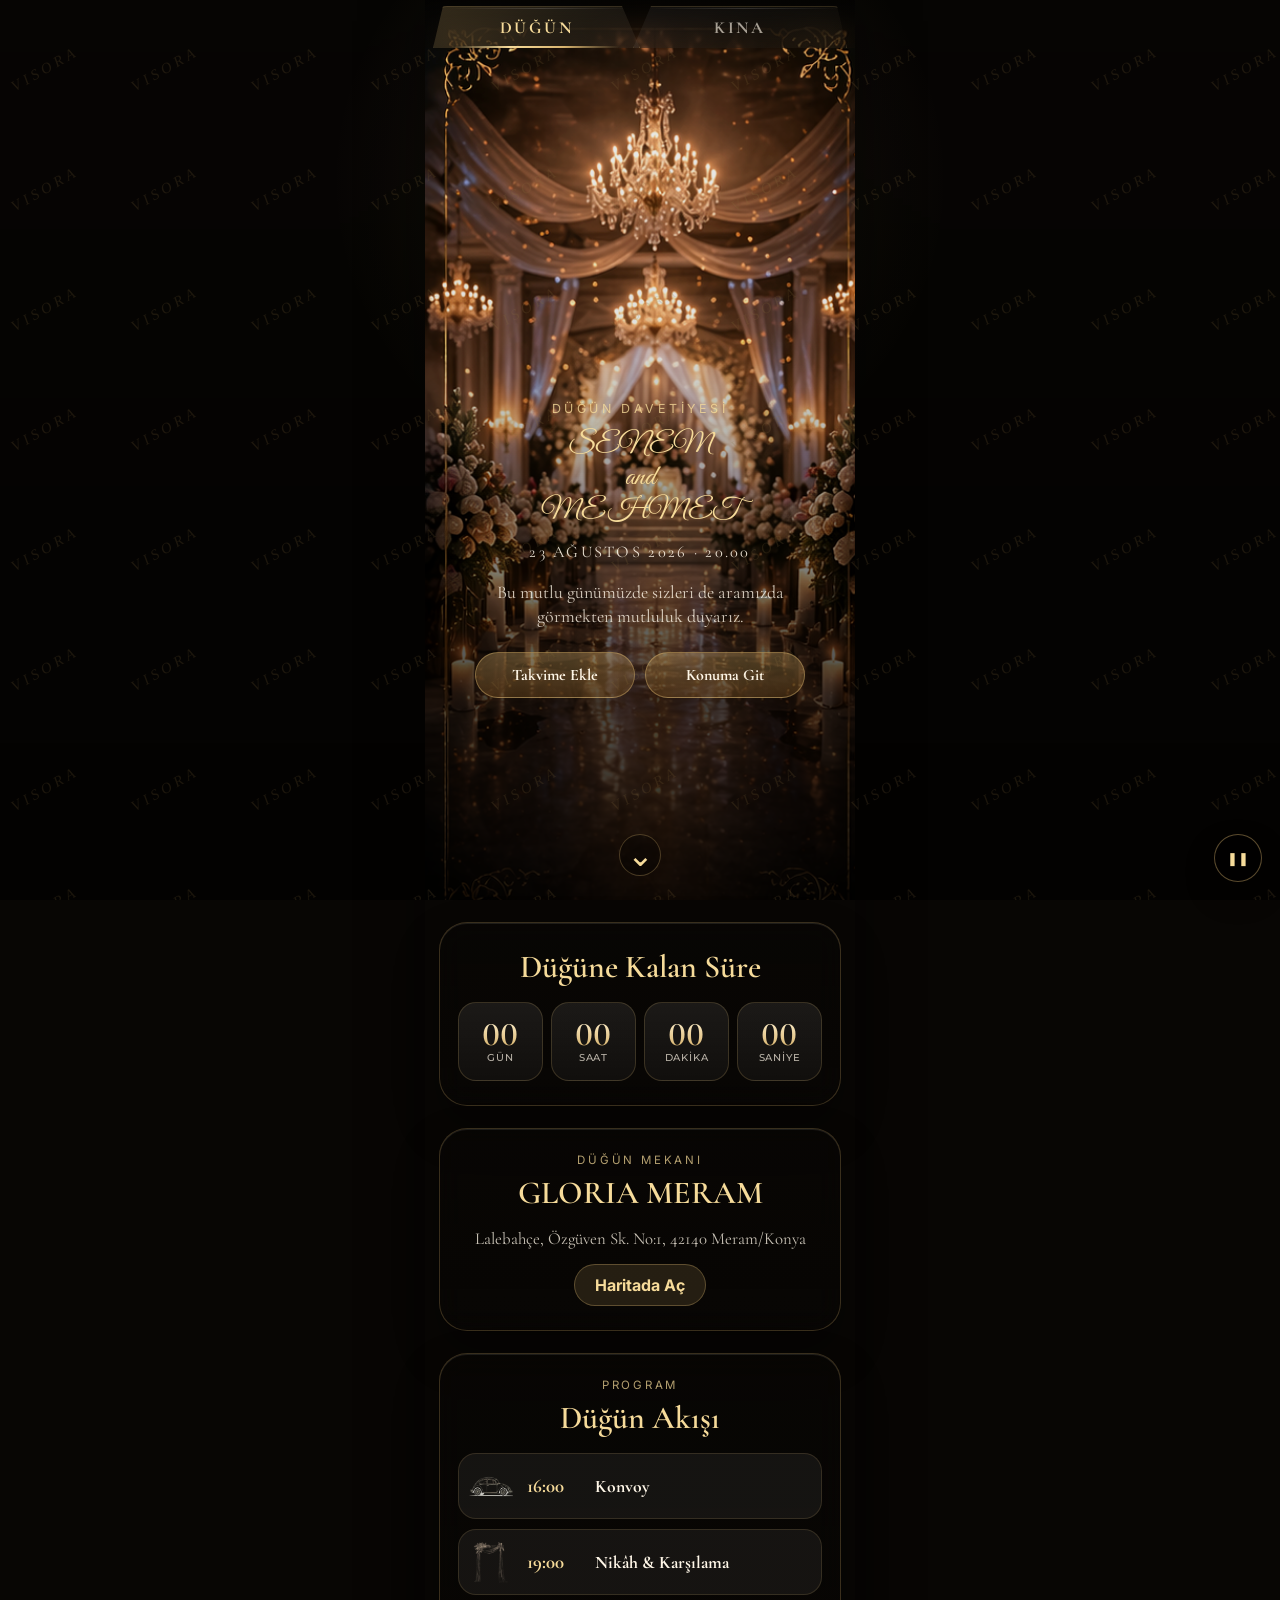
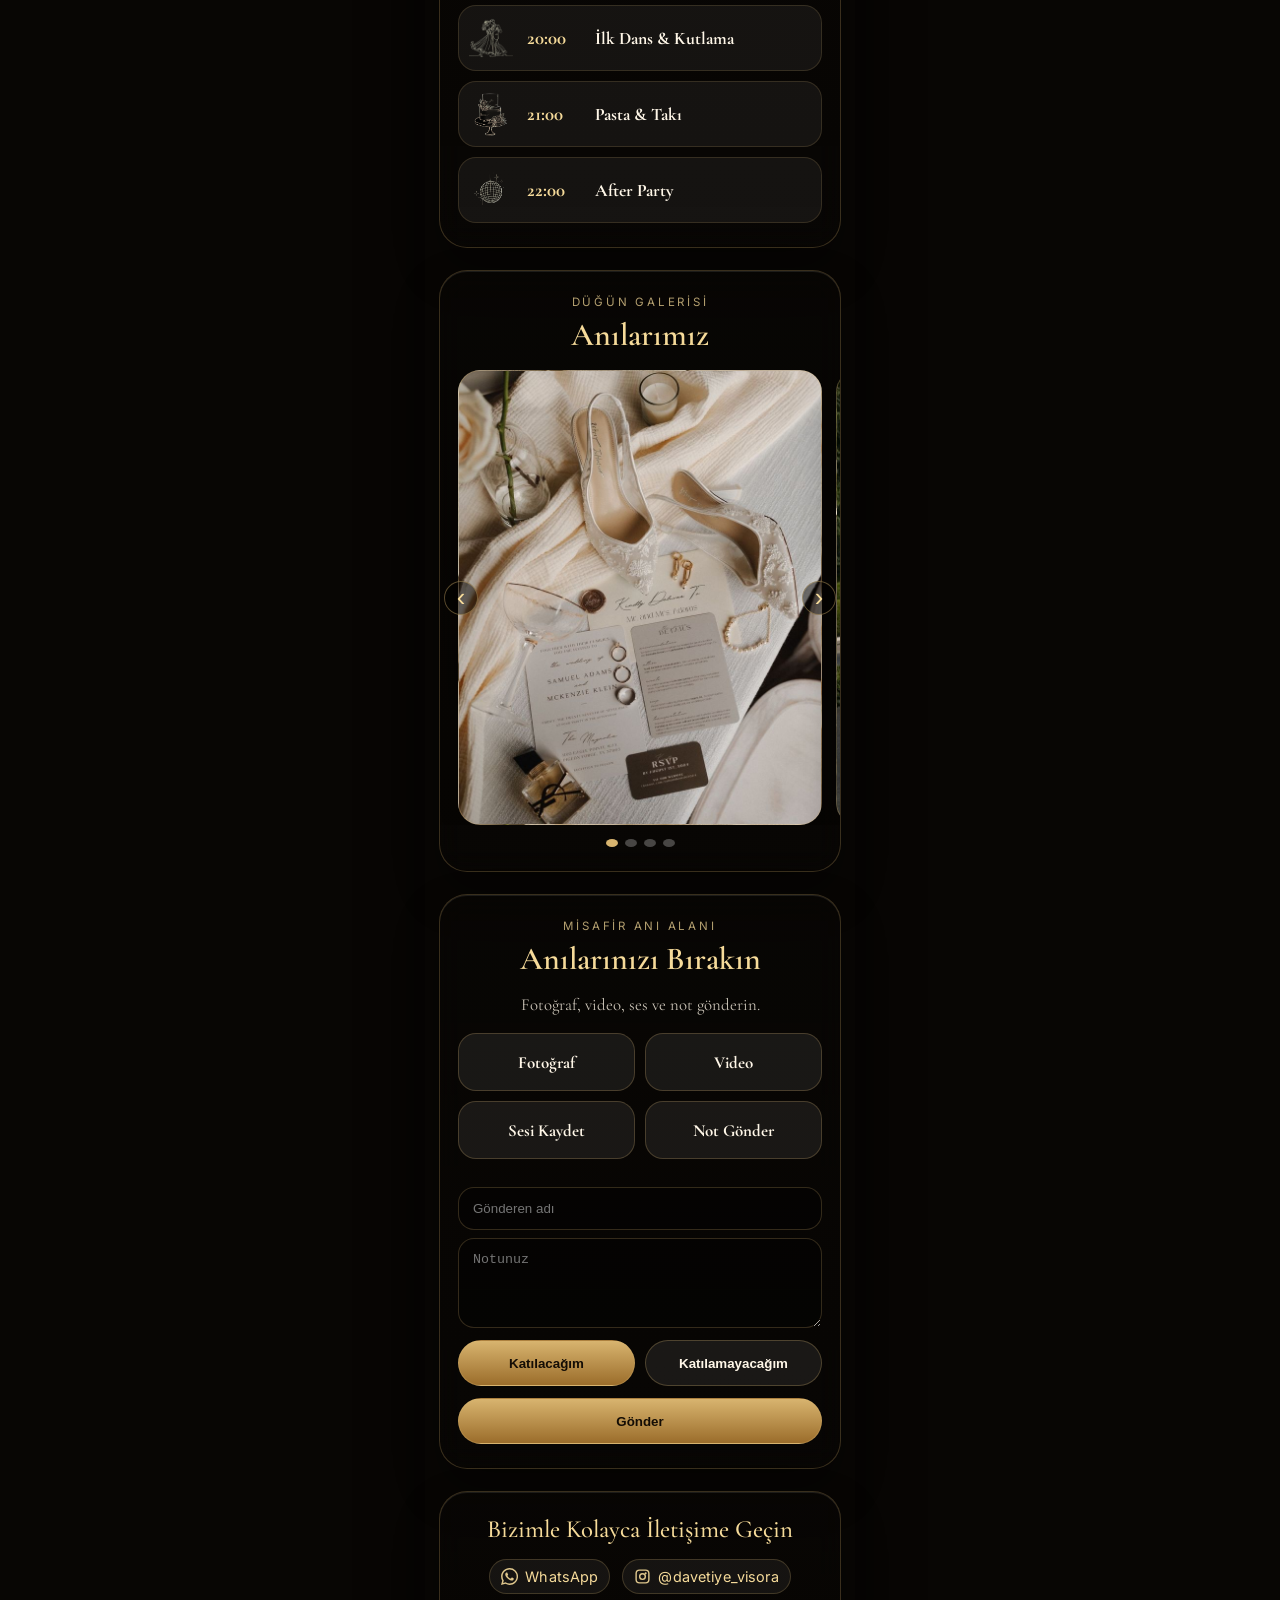
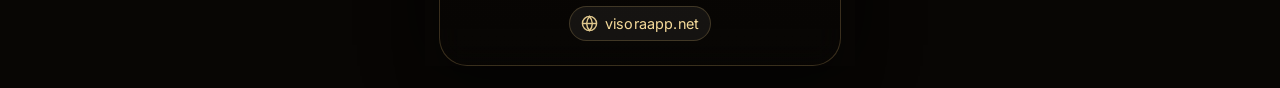
<file: davetiye websiteleri/DÜĞÜN-KINA WEBSİTE/index.html>
<!DOCTYPE html>
<html lang="tr">
<head>
  <meta charset="UTF-8" />
  <meta name="viewport" content="width=device-width, initial-scale=1.0" />
  <title>Senem & Mehmet | Düğün & Kına Davetiyesi</title>
  <link rel="preconnect" href="https://fonts.googleapis.com">
  <link rel="preconnect" href="https://fonts.gstatic.com" crossorigin>
  <link href="https://fonts.googleapis.com/css2?family=Cormorant+Garamond:wght@400;500;600;700&family=Great+Vibes&family=Inter:wght@400;500;600;700&family=Montserrat:wght@400;500;600&family=Playfair+Display:wght@400;500;600;700&display=swap" rel="stylesheet">
  <link rel="stylesheet" href="style.css" />
</head>
<body class="theme-wedding">
  <main class="invite-shell">
    <nav class="event-tabs">
      <button class="tab-btn active" data-tab="wedding" type="button">DÜĞÜN</button>
      <button class="tab-btn" data-tab="henna" type="button">KINA</button>
    </nav>

    <section id="wedding" class="event-page active" data-date="2026-08-23T20:00:00">
      <section class="cover cover-wedding" data-visora-section="wedding-cover">
        <div class="cover-inner wedding-place">
          <p class="small-title">DÜĞÜN DAVETİYESİ</p>
          <h1><span data-visora-field="bride-name">SENEM</span> <span class="and-txt">and</span> <span data-visora-field="groom-name">MEHMET</span></h1>
          <p class="event-date" data-visora-field="event-date-wedding">23 AĞUSTOS 2026 · 20.00</p>
          <p class="cover-note" data-visora-field="invite-message-wedding">Bu mutlu günümüzde sizleri de aramızda görmekten mutluluk duyarız.</p>
          <div class="action-row">
            <button class="main-btn calendar-btn" data-title="Senem & Mehmet Düğünü" data-start="2026-08-23T20:00:00" data-end="2026-08-23T23:30:00">Takvime Ekle</button>
            <a class="main-btn" href="https://maps.google.com/?q=Gloria+Meram+Konya" data-visora-mapbtn target="_blank" rel="noopener">Konuma Git</a>
          </div>
        </div>
        <button class="scroll-down" type="button" aria-label="Aşağı kaydır">⌄</button>
      </section>

      <section class="glass-section countdown-section">
        <h2>Düğüne Kalan Süre</h2>
        <div class="countdown-grid">
          <div><strong class="days">00</strong><span>Gün</span></div>
          <div><strong class="hours">00</strong><span>Saat</span></div>
          <div><strong class="minutes">00</strong><span>Dakika</span></div>
          <div><strong class="seconds">00</strong><span>Saniye</span></div>
        </div>
      </section>

      <section class="glass-section venue-section" data-visora-section="wedding-venue">
        <span class="section-kicker">DÜĞÜN MEKANI</span>
        <h2 data-visora-field="venue-name-wedding">GLORIA MERAM</h2>
        <p data-visora-field="venue-address-wedding">Lalebahçe, Özgüven Sk. No:1, 42140 Meram/Konya</p>
        <a href="https://maps.google.com/?q=Gloria+Meram+Konya" data-visora-mapbtn target="_blank" rel="noopener">Haritada Aç</a>
      </section>

      <section class="glass-section timeline-section">
        <span class="section-kicker">PROGRAM</span>
        <h2>Düğün Akışı</h2>
        <div class="timeline-list wedding-flow" data-visora-timeline-container data-visora-timeline-format="dugun-kina">
          <article><img src="images/car.png" alt=""><time>16:00</time><strong>Konvoy</strong></article>
          <article><img src="images/arch.png" alt=""><time>19:00</time><strong>Nikâh & Karşılama</strong></article>
          <article><img src="images/couple.png" alt=""><time>20:00</time><strong>İlk Dans & Kutlama</strong></article>
          <article><img src="images/cake.png" alt=""><time>21:00</time><strong>Pasta & Takı</strong></article>
          <article><img src="images/party.png" alt=""><time>22:00</time><strong>After Party</strong></article>
        </div>
      </section>
    </section>

    <section id="henna" class="event-page" data-date="2026-08-21T20:00:00">
      <section class="cover cover-henna" data-visora-section="henna-cover">
        <div class="cover-inner henna-place">
          <p class="small-title">KINA GECESİ</p>
          <h1 class="script-title" data-visora-field="henna-name">Senem'in</h1>
          <p class="event-date" data-visora-field="event-date-henna">21 AĞUSTOS 2026 · 20.00</p>
          <p class="cover-note" data-visora-field="invite-message-henna">Bu özel gecemizde siz değerli dostlarımızı aramızda görmekten mutluluk duyarız.</p>
          <div class="action-row">
            <button class="main-btn calendar-btn" data-title="Senem Kına Gecesi" data-start="2026-08-21T20:00:00" data-end="2026-08-21T23:30:00">Takvime Ekle</button>
            <a class="main-btn" href="https://maps.google.com/?q=Prenses+Düğün+Salonu+Selçuklu+Konya" data-visora-mapbtn target="_blank" rel="noopener">Konuma Git</a>
          </div>
        </div>
        <button class="scroll-down" type="button" aria-label="Aşağı kaydır">⌄</button>
      </section>

      <section class="glass-section countdown-section red-card">
        <h2>Kınaya Kalan Süre</h2>
        <div class="countdown-grid">
          <div><strong class="days">00</strong><span>Gün</span></div>
          <div><strong class="hours">00</strong><span>Saat</span></div>
          <div><strong class="minutes">00</strong><span>Dakika</span></div>
          <div><strong class="seconds">00</strong><span>Saniye</span></div>
        </div>
      </section>

      <section class="glass-section venue-section red-card" data-visora-section="henna-venue">
        <span class="section-kicker">KINA MEKANI</span>
        <h2 data-visora-field="venue-name-henna">PRENSES DÜĞÜN SALONU</h2>
        <p data-visora-field="venue-address-henna">Selçuklu / Konya</p>
        <a href="https://maps.google.com/?q=Prenses+Düğün+Salonu+Selçuklu+Konya" data-visora-mapbtn target="_blank" rel="noopener">Haritada Aç</a>
      </section>

      <section class="glass-section timeline-section red-card" data-visora-section="henna-timeline">
        <span class="section-kicker">PROGRAM</span>
        <h2>Kına Akışı</h2>
        <div class="henna-flow icon-flow" data-visora-timeline-container data-visora-timeline-format="dugun-kina-henna">
          <article><img src="images/arch.png" alt=""><time>20:00</time><div><strong>Kına Girişi</strong></div></article>
          <article><img src="images/kina-yakimi.png" alt=""><time>21:00</time><div><strong>Kına Yakılışı</strong></div></article>
          <article><img src="images/testi-kirma.png" alt=""><time>21:30</time><div><strong>Testi Kırılışı</strong></div></article>
          <article><img src="images/party.png" alt=""><time>22:00</time><div><strong>After Party</strong></div></article>
        </div>
      </section>
    </section>

    <section class="glass-section gallery-section" data-visora-section="gallery">
      <span class="section-kicker" id="galleryKicker">DÜĞÜN GALERİSİ</span>
      <h2 id="galleryTitle">Anılarımız</h2>
      <div class="gallery-window">
        <button class="gallery-nav prev" id="prevSlide" type="button">‹</button>
        <div class="gallery-track" id="galleryTrack" data-visora-gallery-container></div>
        <button class="gallery-nav next" id="nextSlide" type="button">›</button>
      </div>
      <div class="dots" id="galleryDots"></div>
    </section>

    <section class="glass-section memory-section">
      <span class="section-kicker">MİSAFİR ANI ALANI</span>
      <h2>Anılarınızı Bırakın</h2>
      <p>Fotoğraf, video, ses ve not gönderin.</p>
      <div class="memory-actions">
        <label>Fotoğraf<input id="photoInput" type="file" accept="image/*" multiple hidden></label>
        <label>Video<input id="videoInput" type="file" accept="video/*" multiple hidden></label>
        <button id="recordBtn" type="button">Sesi Kaydet</button>
        <button id="pauseRecordBtn" class="record-control hidden" type="button" disabled>Duraklat</button>
        <button id="stopRecordBtn" class="record-control hidden" type="button" disabled>Kaydı Bitir</button>
        <button id="noteFocusBtn" type="button">Not Gönder</button>
      </div>
      <div id="uploadStatus" class="upload-status hidden">
        <div class="upload-line">
          <span id="photoStatus">Fotoğraf: 0 seçildi</span>
          <span id="photoProgressText">0 / 0 yüklendi</span>
        </div>
        <div class="progress"><span id="photoProgressBar"></span></div>
        <div class="upload-line">
          <span id="videoStatus">Video: 0 seçildi</span>
          <span id="videoProgressText">0 / 0 yüklendi</span>
        </div>
        <div class="progress"><span id="videoProgressBar"></span></div>
      </div>
      <div id="recordStatus" class="record-status hidden"></div>
      <audio id="audioPreview" controls hidden></audio>
      <div id="previewArea" class="preview-area"></div>
      <div class="note-card">
        <input id="senderName" placeholder="Gönderen adı" />
        <textarea id="noteText" placeholder="Notunuz"></textarea>
      </div>
      <div class="attendance-row">
        <button class="attend-btn active" data-attendance="Katılacağım" type="button">Katılacağım</button>
        <button class="attend-btn" data-attendance="Katılamayacağım" type="button">Katılamayacağım</button>
      </div>
      <button class="send-btn" type="button">Gönder</button>
    </section>

    <section class="glass-section contact-section">
      <h2>Bizimle Kolayca İletişime Geçin</h2>
      <div class="contact-row">
        <a class="whatsapp-link" href="https://wa.me/905372395824" target="_blank"><img src="images/whatsapp.png" alt=""> WhatsApp</a>
        <a class="instagram-link" href="https://instagram.com/davetiye_visora" target="_blank"><img src="images/instagram.png" alt=""> @davetiye_visora</a>
        <a class="website-link" href="https://visoraapp.net" target="_blank" rel="noopener">visoraapp.net</a>
      </div>
    </section>
  </main>

  <div class="music-player">
    <button id="musicBtn" type="button" aria-label="Müziği aç/kapat"><span id="musicIcon">❚❚</span></button>
  </div>

  <audio id="weddingMusic" class="event-music" loop preload="auto" autoplay playsinline>
    <source src="audio/wedding-loop.mp3" type="audio/mpeg">
  </audio>
  <audio id="hennaMusic" class="event-music" loop preload="auto" playsinline>
    <source src="audio/henna-loop.mp3" type="audio/mpeg">
  </audio>

  <script src="script.js"></script>
  <script src="../../js/visora-api.js"></script>
  <script src="../../visora-bridge.js"></script>
  <style>html{scrollbar-width:none}::-webkit-scrollbar{display:none}</style>
  <script>
  if(window.self !== window.top){
    document.querySelectorAll('audio,video').forEach(function(a){ a.muted = true; a.pause(); a.removeAttribute('autoplay'); a.preload = 'none'; try{ a.src=''; a.load(); }catch(err){} });
    HTMLMediaElement.prototype.play = function(){ this.muted = true; return Promise.resolve(); };
  }
  window.addEventListener('message', function(e){
    if(e.data === 'visora:autoscroll'){
      window.scrollTo({ top: document.body.scrollHeight, behavior:'smooth' });
    }
    if(e.data === 'visora:switch-tab'){
      var tabs = document.querySelectorAll('.tab-btn');
      if(tabs.length > 1) tabs[1].click();
    }
    if(typeof e.data === 'string' && e.data.indexOf('visora:show-tab::') === 0){
      var tabVal = e.data.slice('visora:show-tab::'.length);
      var tBtn = document.querySelector('.tab-btn[data-tab="' + tabVal + '"]');
      if(tBtn) tBtn.click();
    }
    if(typeof e.data === 'string' && e.data.indexOf('visora:scroll-to::') === 0){
      var sel = e.data.slice('visora:scroll-to::'.length);
      var target = document.querySelector(sel);
      if(target) target.scrollIntoView({ block:'center', behavior:'auto' });
    }
  });
  </script>
</body>
</html>
</file>
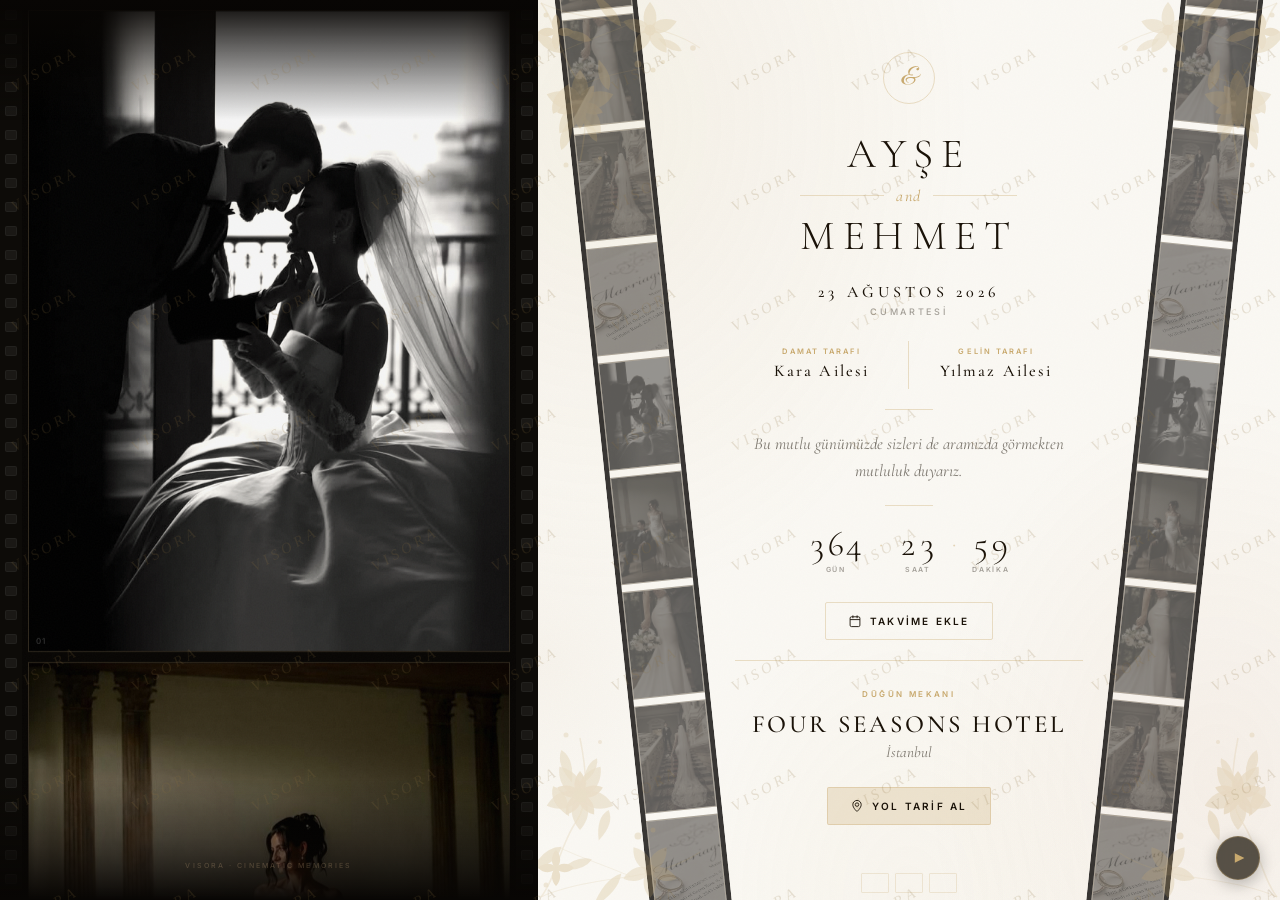
<file: davetiye websiteleri/film-strip/index.html>
<!DOCTYPE html>
<html lang="tr">
<head>
  <meta charset="UTF-8" />
  <meta name="viewport" content="width=device-width, initial-scale=1.0" />
  <title>Timeless Cinematic — VISORA</title>
  <link rel="preconnect" href="https://fonts.googleapis.com">
  <link rel="preconnect" href="https://fonts.gstatic.com" crossorigin>
  <link href="https://fonts.googleapis.com/css2?family=Cormorant+Garamond:ital,wght@0,300;0,400;0,500;0,600;1,300;1,400;1,500&family=Great+Vibes&family=Inter:wght@300;400;500&display=swap" rel="stylesheet">
  <link rel="stylesheet" href="style.css" />
</head>
<body>

  <div class="fs-layout">

    <!-- ═══════════════════════════════════════════════
         LEFT — Vertical Film Strip
    ════════════════════════════════════════════════ -->
    <div class="fs-strip-panel" id="stripPanel">

      <!-- Film edge perforations (left column) -->
      <div class="fs-perforations fs-perforations--left" aria-hidden="true">
        <div class="fs-perf-track" id="perfLeft"></div>
      </div>

      <!-- Center photo strip -->
      <div class="fs-strip-viewport">
        <div class="fs-strip-track" id="stripTrack">
          <!-- Photos injected by JS; duplicated for infinite loop -->
        </div>
      </div>

      <!-- Film edge perforations (right column) -->
      <div class="fs-perforations fs-perforations--right" aria-hidden="true">
        <div class="fs-perf-track" id="perfRight"></div>
      </div>

      <!-- Vignette overlays -->
      <div class="fs-vignette-top"    aria-hidden="true"></div>
      <div class="fs-vignette-bottom" aria-hidden="true"></div>

      <!-- Strip label -->
      <div class="fs-strip-label" aria-hidden="true">
        <span>VISORA · CINEMATIC MEMORIES</span>
      </div>
    </div>

    <!-- ═══════════════════════════════════════════════
         RIGHT — Wedding Invitation
    ════════════════════════════════════════════════ -->
    <div class="fs-invitation" id="invitation" data-visora-section="invitation">

      <!-- Soyut arka plan: kullanıcı fotoğrafları bulanık slayt olarak döner;
           fotoğraf yoksa CSS animasyon ambient ışık etkisi verir -->
      <div class="fs-bg-slides" id="fsBgSlides" aria-hidden="true"></div>

      <!-- Spiral film şeridi arka plan — çapraz döngü şeritleri -->
      <div class="fs-spiral-bg" id="fsSpiralBg" aria-hidden="true">
        <div class="fs-spiral-rail fs-spiral-rail--left">
          <div class="fs-spiral-track" id="spiralTrackL"></div>
        </div>
        <div class="fs-spiral-rail fs-spiral-rail--right">
          <div class="fs-spiral-track" id="spiralTrackR"></div>
        </div>
      </div>

      <!-- Grain texture overlay -->
      <div class="fs-grain" aria-hidden="true"></div>

      <!-- Botanical corner decorations -->
      <div class="fs-botanical fs-botanical--tl" aria-hidden="true">
        <svg viewBox="0 0 170 210" xmlns="http://www.w3.org/2000/svg" fill="currentColor">
          <path d="M3,3 C18,22 22,55 38,78 C52,98 48,132 42,162" stroke="currentColor" stroke-width="1.5" fill="none" opacity="0.55"/>
          <path d="M3,3 C22,12 52,18 82,22 C112,26 142,34 162,48" stroke="currentColor" stroke-width="1.2" fill="none" opacity="0.45"/>
          <path d="M22,52 C44,42 68,34 92,24" stroke="currentColor" stroke-width="0.9" fill="none" opacity="0.42"/>
          <path d="M36,88 C58,78 82,72 108,68" stroke="currentColor" stroke-width="0.9" fill="none" opacity="0.40"/>
          <g transform="translate(42,105)">
            <path d="M0,0 C-10,-5 -12,-22 0,-35 C12,-22 10,-5 0,0Z" transform="rotate(0)"   opacity="0.72"/>
            <path d="M0,0 C-10,-5 -12,-22 0,-35 C12,-22 10,-5 0,0Z" transform="rotate(72)"  opacity="0.72"/>
            <path d="M0,0 C-10,-5 -12,-22 0,-35 C12,-22 10,-5 0,0Z" transform="rotate(144)" opacity="0.72"/>
            <path d="M0,0 C-10,-5 -12,-22 0,-35 C12,-22 10,-5 0,0Z" transform="rotate(216)" opacity="0.72"/>
            <path d="M0,0 C-10,-5 -12,-22 0,-35 C12,-22 10,-5 0,0Z" transform="rotate(288)" opacity="0.72"/>
            <path d="M0,0 C-7,-4 -8,-15 0,-24 C8,-15 7,-4 0,0Z"    transform="rotate(36)"  opacity="0.88"/>
            <path d="M0,0 C-7,-4 -8,-15 0,-24 C8,-15 7,-4 0,0Z"    transform="rotate(108)" opacity="0.88"/>
            <path d="M0,0 C-7,-4 -8,-15 0,-24 C8,-15 7,-4 0,0Z"    transform="rotate(180)" opacity="0.88"/>
            <path d="M0,0 C-7,-4 -8,-15 0,-24 C8,-15 7,-4 0,0Z"    transform="rotate(252)" opacity="0.88"/>
            <path d="M0,0 C-7,-4 -8,-15 0,-24 C8,-15 7,-4 0,0Z"    transform="rotate(324)" opacity="0.88"/>
            <circle r="7"/>
          </g>
          <g transform="translate(112,30)">
            <path d="M0,0 C-8,-4 -9,-18 0,-28 C9,-18 8,-4 0,0Z" transform="rotate(0)"   opacity="0.70"/>
            <path d="M0,0 C-8,-4 -9,-18 0,-28 C9,-18 8,-4 0,0Z" transform="rotate(72)"  opacity="0.70"/>
            <path d="M0,0 C-8,-4 -9,-18 0,-28 C9,-18 8,-4 0,0Z" transform="rotate(144)" opacity="0.70"/>
            <path d="M0,0 C-8,-4 -9,-18 0,-28 C9,-18 8,-4 0,0Z" transform="rotate(216)" opacity="0.70"/>
            <path d="M0,0 C-8,-4 -9,-18 0,-28 C9,-18 8,-4 0,0Z" transform="rotate(288)" opacity="0.70"/>
            <circle r="5.5" opacity="0.95"/>
          </g>
          <g transform="translate(18,32)">
            <path d="M0,0 C-5,-3 -6,-12 0,-18 C6,-12 5,-3 0,0Z" transform="rotate(0)"/>
            <path d="M0,0 C-5,-3 -6,-12 0,-18 C6,-12 5,-3 0,0Z" transform="rotate(90)"/>
            <path d="M0,0 C-5,-3 -6,-12 0,-18 C6,-12 5,-3 0,0Z" transform="rotate(180)"/>
            <path d="M0,0 C-5,-3 -6,-12 0,-18 C6,-12 5,-3 0,0Z" transform="rotate(270)"/>
            <circle r="3.5"/>
          </g>
          <g transform="translate(22,52) rotate(-52)">
            <path d="M0,2 Q-11,-12 0,-36 Q11,-12 0,2Z" opacity="0.80"/>
            <line x1="0" y1="2" x2="0" y2="-36" stroke="currentColor" stroke-width="0.5" fill="none" opacity="0.45"/>
          </g>
          <g transform="translate(52,40) rotate(-72)">
            <path d="M0,2 Q-9,-10 0,-30 Q9,-10 0,2Z" opacity="0.78"/>
          </g>
          <g transform="translate(82,25) rotate(-40)">
            <path d="M0,2 Q-10,-14 0,-42 Q10,-14 0,2Z" opacity="0.78"/>
            <line x1="0" y1="2" x2="0" y2="-42" stroke="currentColor" stroke-width="0.5" fill="none" opacity="0.40"/>
          </g>
          <g transform="translate(16,112) rotate(28)">
            <path d="M0,2 Q-12,-10 0,-32 Q12,-10 0,2Z" opacity="0.78"/>
          </g>
          <g transform="translate(70,88) rotate(-18)">
            <path d="M0,2 Q-10,-9 0,-30 Q10,-9 0,2Z" opacity="0.75"/>
          </g>
          <g transform="translate(24,148) rotate(18)">
            <path d="M0,2 Q-10,-10 0,-32 Q10,-10 0,2Z" opacity="0.70"/>
          </g>
          <g transform="translate(58,140) rotate(-28)">
            <path d="M0,2 Q-8,-8 0,-26 Q8,-8 0,2Z" opacity="0.70"/>
          </g>
          <g transform="translate(142,50) rotate(-62)">
            <path d="M0,2 Q-8,-8 0,-25 Q8,-8 0,2Z" opacity="0.65"/>
          </g>
          <circle cx="100" cy="64" r="3.5" opacity="0.78"/>
          <circle cx="115" cy="70" r="2.5" opacity="0.70"/>
          <circle cx="125" cy="62" r="2"   opacity="0.62"/>
          <circle cx="155" cy="48" r="2.8" opacity="0.65"/>
          <circle cx="8"   cy="15" r="2.5" opacity="0.72"/>
          <circle cx="28"  cy="165" r="2.5" opacity="0.65"/>
          <circle cx="62"  cy="158" r="2"   opacity="0.60"/>
        </svg>
      </div>
      <div class="fs-botanical fs-botanical--tr" aria-hidden="true">
        <svg viewBox="0 0 170 210" xmlns="http://www.w3.org/2000/svg" fill="currentColor">
          <path d="M3,3 C18,22 22,55 38,78 C52,98 48,132 42,162" stroke="currentColor" stroke-width="1.5" fill="none" opacity="0.55"/>
          <path d="M3,3 C22,12 52,18 82,22 C112,26 142,34 162,48" stroke="currentColor" stroke-width="1.2" fill="none" opacity="0.45"/>
          <path d="M22,52 C44,42 68,34 92,24" stroke="currentColor" stroke-width="0.9" fill="none" opacity="0.42"/>
          <path d="M36,88 C58,78 82,72 108,68" stroke="currentColor" stroke-width="0.9" fill="none" opacity="0.40"/>
          <g transform="translate(42,105)">
            <path d="M0,0 C-10,-5 -12,-22 0,-35 C12,-22 10,-5 0,0Z" transform="rotate(0)"   opacity="0.72"/>
            <path d="M0,0 C-10,-5 -12,-22 0,-35 C12,-22 10,-5 0,0Z" transform="rotate(72)"  opacity="0.72"/>
            <path d="M0,0 C-10,-5 -12,-22 0,-35 C12,-22 10,-5 0,0Z" transform="rotate(144)" opacity="0.72"/>
            <path d="M0,0 C-10,-5 -12,-22 0,-35 C12,-22 10,-5 0,0Z" transform="rotate(216)" opacity="0.72"/>
            <path d="M0,0 C-10,-5 -12,-22 0,-35 C12,-22 10,-5 0,0Z" transform="rotate(288)" opacity="0.72"/>
            <path d="M0,0 C-7,-4 -8,-15 0,-24 C8,-15 7,-4 0,0Z"    transform="rotate(36)"  opacity="0.88"/>
            <path d="M0,0 C-7,-4 -8,-15 0,-24 C8,-15 7,-4 0,0Z"    transform="rotate(108)" opacity="0.88"/>
            <path d="M0,0 C-7,-4 -8,-15 0,-24 C8,-15 7,-4 0,0Z"    transform="rotate(180)" opacity="0.88"/>
            <path d="M0,0 C-7,-4 -8,-15 0,-24 C8,-15 7,-4 0,0Z"    transform="rotate(252)" opacity="0.88"/>
            <path d="M0,0 C-7,-4 -8,-15 0,-24 C8,-15 7,-4 0,0Z"    transform="rotate(324)" opacity="0.88"/>
            <circle r="7"/>
          </g>
          <g transform="translate(112,30)">
            <path d="M0,0 C-8,-4 -9,-18 0,-28 C9,-18 8,-4 0,0Z" transform="rotate(0)"   opacity="0.70"/>
            <path d="M0,0 C-8,-4 -9,-18 0,-28 C9,-18 8,-4 0,0Z" transform="rotate(72)"  opacity="0.70"/>
            <path d="M0,0 C-8,-4 -9,-18 0,-28 C9,-18 8,-4 0,0Z" transform="rotate(144)" opacity="0.70"/>
            <path d="M0,0 C-8,-4 -9,-18 0,-28 C9,-18 8,-4 0,0Z" transform="rotate(216)" opacity="0.70"/>
            <path d="M0,0 C-8,-4 -9,-18 0,-28 C9,-18 8,-4 0,0Z" transform="rotate(288)" opacity="0.70"/>
            <circle r="5.5" opacity="0.95"/>
          </g>
          <g transform="translate(18,32)">
            <path d="M0,0 C-5,-3 -6,-12 0,-18 C6,-12 5,-3 0,0Z" transform="rotate(0)"/>
            <path d="M0,0 C-5,-3 -6,-12 0,-18 C6,-12 5,-3 0,0Z" transform="rotate(90)"/>
            <path d="M0,0 C-5,-3 -6,-12 0,-18 C6,-12 5,-3 0,0Z" transform="rotate(180)"/>
            <path d="M0,0 C-5,-3 -6,-12 0,-18 C6,-12 5,-3 0,0Z" transform="rotate(270)"/>
            <circle r="3.5"/>
          </g>
          <g transform="translate(22,52) rotate(-52)">
            <path d="M0,2 Q-11,-12 0,-36 Q11,-12 0,2Z" opacity="0.80"/>
            <line x1="0" y1="2" x2="0" y2="-36" stroke="currentColor" stroke-width="0.5" fill="none" opacity="0.45"/>
          </g>
          <g transform="translate(52,40) rotate(-72)">
            <path d="M0,2 Q-9,-10 0,-30 Q9,-10 0,2Z" opacity="0.78"/>
          </g>
          <g transform="translate(82,25) rotate(-40)">
            <path d="M0,2 Q-10,-14 0,-42 Q10,-14 0,2Z" opacity="0.78"/>
          </g>
          <g transform="translate(16,112) rotate(28)">
            <path d="M0,2 Q-12,-10 0,-32 Q12,-10 0,2Z" opacity="0.78"/>
          </g>
          <g transform="translate(70,88) rotate(-18)">
            <path d="M0,2 Q-10,-9 0,-30 Q10,-9 0,2Z" opacity="0.75"/>
          </g>
          <g transform="translate(24,148) rotate(18)">
            <path d="M0,2 Q-10,-10 0,-32 Q10,-10 0,2Z" opacity="0.70"/>
          </g>
          <g transform="translate(58,140) rotate(-28)">
            <path d="M0,2 Q-8,-8 0,-26 Q8,-8 0,2Z" opacity="0.70"/>
          </g>
          <g transform="translate(142,50) rotate(-62)">
            <path d="M0,2 Q-8,-8 0,-25 Q8,-8 0,2Z" opacity="0.65"/>
          </g>
          <circle cx="100" cy="64" r="3.5" opacity="0.78"/>
          <circle cx="115" cy="70" r="2.5" opacity="0.70"/>
          <circle cx="155" cy="48" r="2.8" opacity="0.65"/>
          <circle cx="8"   cy="15" r="2.5" opacity="0.72"/>
          <circle cx="28"  cy="165" r="2.5" opacity="0.65"/>
        </svg>
      </div>
      <div class="fs-botanical fs-botanical--bl" aria-hidden="true">
        <svg viewBox="0 0 170 210" xmlns="http://www.w3.org/2000/svg" fill="currentColor">
          <path d="M3,3 C18,22 22,55 38,78 C52,98 48,132 42,162" stroke="currentColor" stroke-width="1.5" fill="none" opacity="0.55"/>
          <path d="M3,3 C22,12 52,18 82,22 C112,26 142,34 162,48" stroke="currentColor" stroke-width="1.2" fill="none" opacity="0.45"/>
          <path d="M22,52 C44,42 68,34 92,24" stroke="currentColor" stroke-width="0.9" fill="none" opacity="0.42"/>
          <g transform="translate(42,105)">
            <path d="M0,0 C-10,-5 -12,-22 0,-35 C12,-22 10,-5 0,0Z" transform="rotate(0)"   opacity="0.72"/>
            <path d="M0,0 C-10,-5 -12,-22 0,-35 C12,-22 10,-5 0,0Z" transform="rotate(72)"  opacity="0.72"/>
            <path d="M0,0 C-10,-5 -12,-22 0,-35 C12,-22 10,-5 0,0Z" transform="rotate(144)" opacity="0.72"/>
            <path d="M0,0 C-10,-5 -12,-22 0,-35 C12,-22 10,-5 0,0Z" transform="rotate(216)" opacity="0.72"/>
            <path d="M0,0 C-10,-5 -12,-22 0,-35 C12,-22 10,-5 0,0Z" transform="rotate(288)" opacity="0.72"/>
            <path d="M0,0 C-7,-4 -8,-15 0,-24 C8,-15 7,-4 0,0Z"    transform="rotate(36)"  opacity="0.88"/>
            <path d="M0,0 C-7,-4 -8,-15 0,-24 C8,-15 7,-4 0,0Z"    transform="rotate(108)" opacity="0.88"/>
            <path d="M0,0 C-7,-4 -8,-15 0,-24 C8,-15 7,-4 0,0Z"    transform="rotate(180)" opacity="0.88"/>
            <path d="M0,0 C-7,-4 -8,-15 0,-24 C8,-15 7,-4 0,0Z"    transform="rotate(252)" opacity="0.88"/>
            <path d="M0,0 C-7,-4 -8,-15 0,-24 C8,-15 7,-4 0,0Z"    transform="rotate(324)" opacity="0.88"/>
            <circle r="7"/>
          </g>
          <g transform="translate(112,30)">
            <path d="M0,0 C-8,-4 -9,-18 0,-28 C9,-18 8,-4 0,0Z" transform="rotate(0)"   opacity="0.70"/>
            <path d="M0,0 C-8,-4 -9,-18 0,-28 C9,-18 8,-4 0,0Z" transform="rotate(72)"  opacity="0.70"/>
            <path d="M0,0 C-8,-4 -9,-18 0,-28 C9,-18 8,-4 0,0Z" transform="rotate(144)" opacity="0.70"/>
            <path d="M0,0 C-8,-4 -9,-18 0,-28 C9,-18 8,-4 0,0Z" transform="rotate(216)" opacity="0.70"/>
            <path d="M0,0 C-8,-4 -9,-18 0,-28 C9,-18 8,-4 0,0Z" transform="rotate(288)" opacity="0.70"/>
            <circle r="5.5" opacity="0.95"/>
          </g>
          <g transform="translate(18,32)">
            <path d="M0,0 C-5,-3 -6,-12 0,-18 C6,-12 5,-3 0,0Z" transform="rotate(0)"/>
            <path d="M0,0 C-5,-3 -6,-12 0,-18 C6,-12 5,-3 0,0Z" transform="rotate(90)"/>
            <path d="M0,0 C-5,-3 -6,-12 0,-18 C6,-12 5,-3 0,0Z" transform="rotate(180)"/>
            <path d="M0,0 C-5,-3 -6,-12 0,-18 C6,-12 5,-3 0,0Z" transform="rotate(270)"/>
            <circle r="3.5"/>
          </g>
          <g transform="translate(22,52) rotate(-52)">
            <path d="M0,2 Q-11,-12 0,-36 Q11,-12 0,2Z" opacity="0.80"/>
          </g>
          <g transform="translate(52,40) rotate(-72)">
            <path d="M0,2 Q-9,-10 0,-30 Q9,-10 0,2Z" opacity="0.78"/>
          </g>
          <g transform="translate(82,25) rotate(-40)">
            <path d="M0,2 Q-10,-14 0,-42 Q10,-14 0,2Z" opacity="0.78"/>
          </g>
          <g transform="translate(16,112) rotate(28)">
            <path d="M0,2 Q-12,-10 0,-32 Q12,-10 0,2Z" opacity="0.78"/>
          </g>
          <g transform="translate(70,88) rotate(-18)">
            <path d="M0,2 Q-10,-9 0,-30 Q10,-9 0,2Z" opacity="0.75"/>
          </g>
          <g transform="translate(24,148) rotate(18)">
            <path d="M0,2 Q-10,-10 0,-32 Q10,-10 0,2Z" opacity="0.70"/>
          </g>
          <g transform="translate(58,140) rotate(-28)">
            <path d="M0,2 Q-8,-8 0,-26 Q8,-8 0,2Z" opacity="0.70"/>
          </g>
          <circle cx="100" cy="64" r="3.5" opacity="0.78"/>
          <circle cx="115" cy="70" r="2.5" opacity="0.70"/>
          <circle cx="8"   cy="15" r="2.5" opacity="0.72"/>
          <circle cx="28"  cy="165" r="2.5" opacity="0.65"/>
          <circle cx="62"  cy="158" r="2"   opacity="0.60"/>
        </svg>
      </div>
      <div class="fs-botanical fs-botanical--br" aria-hidden="true">
        <svg viewBox="0 0 170 210" xmlns="http://www.w3.org/2000/svg" fill="currentColor">
          <path d="M3,3 C18,22 22,55 38,78 C52,98 48,132 42,162" stroke="currentColor" stroke-width="1.5" fill="none" opacity="0.55"/>
          <path d="M3,3 C22,12 52,18 82,22 C112,26 142,34 162,48" stroke="currentColor" stroke-width="1.2" fill="none" opacity="0.45"/>
          <g transform="translate(42,105)">
            <path d="M0,0 C-10,-5 -12,-22 0,-35 C12,-22 10,-5 0,0Z" transform="rotate(0)"   opacity="0.72"/>
            <path d="M0,0 C-10,-5 -12,-22 0,-35 C12,-22 10,-5 0,0Z" transform="rotate(72)"  opacity="0.72"/>
            <path d="M0,0 C-10,-5 -12,-22 0,-35 C12,-22 10,-5 0,0Z" transform="rotate(144)" opacity="0.72"/>
            <path d="M0,0 C-10,-5 -12,-22 0,-35 C12,-22 10,-5 0,0Z" transform="rotate(216)" opacity="0.72"/>
            <path d="M0,0 C-10,-5 -12,-22 0,-35 C12,-22 10,-5 0,0Z" transform="rotate(288)" opacity="0.72"/>
            <path d="M0,0 C-7,-4 -8,-15 0,-24 C8,-15 7,-4 0,0Z"    transform="rotate(36)"  opacity="0.88"/>
            <path d="M0,0 C-7,-4 -8,-15 0,-24 C8,-15 7,-4 0,0Z"    transform="rotate(108)" opacity="0.88"/>
            <path d="M0,0 C-7,-4 -8,-15 0,-24 C8,-15 7,-4 0,0Z"    transform="rotate(180)" opacity="0.88"/>
            <path d="M0,0 C-7,-4 -8,-15 0,-24 C8,-15 7,-4 0,0Z"    transform="rotate(252)" opacity="0.88"/>
            <path d="M0,0 C-7,-4 -8,-15 0,-24 C8,-15 7,-4 0,0Z"    transform="rotate(324)" opacity="0.88"/>
            <circle r="7"/>
          </g>
          <g transform="translate(112,30)">
            <path d="M0,0 C-8,-4 -9,-18 0,-28 C9,-18 8,-4 0,0Z" transform="rotate(0)"   opacity="0.70"/>
            <path d="M0,0 C-8,-4 -9,-18 0,-28 C9,-18 8,-4 0,0Z" transform="rotate(72)"  opacity="0.70"/>
            <path d="M0,0 C-8,-4 -9,-18 0,-28 C9,-18 8,-4 0,0Z" transform="rotate(144)" opacity="0.70"/>
            <path d="M0,0 C-8,-4 -9,-18 0,-28 C9,-18 8,-4 0,0Z" transform="rotate(216)" opacity="0.70"/>
            <path d="M0,0 C-8,-4 -9,-18 0,-28 C9,-18 8,-4 0,0Z" transform="rotate(288)" opacity="0.70"/>
            <circle r="5.5" opacity="0.95"/>
          </g>
          <g transform="translate(16,112) rotate(28)">
            <path d="M0,2 Q-12,-10 0,-32 Q12,-10 0,2Z" opacity="0.78"/>
          </g>
          <g transform="translate(70,88) rotate(-18)">
            <path d="M0,2 Q-10,-9 0,-30 Q10,-9 0,2Z" opacity="0.75"/>
          </g>
          <g transform="translate(24,148) rotate(18)">
            <path d="M0,2 Q-10,-10 0,-32 Q10,-10 0,2Z" opacity="0.70"/>
          </g>
          <g transform="translate(58,140) rotate(-28)">
            <path d="M0,2 Q-8,-8 0,-26 Q8,-8 0,2Z" opacity="0.70"/>
          </g>
          <circle cx="100" cy="64" r="3.5" opacity="0.78"/>
          <circle cx="28"  cy="165" r="2.5" opacity="0.65"/>
          <circle cx="62"  cy="158" r="2"   opacity="0.60"/>
        </svg>
      </div>

      <div class="fs-inv-inner">

        <!-- Monogram / logo mark -->
        <div class="fs-monogram" data-visora-field="monogram">
          <div class="fs-monogram-circle">
            <span class="fs-mono-amp">&</span>
          </div>
        </div>

        <!-- Names -->
        <div class="fs-names">
          <h1 class="fs-bride" data-visora-field="bride-name">AYŞE</h1>
          <div class="fs-amp-divider">
            <span class="fs-amp-line"></span>
            <span class="fs-amp-symbol">and</span>
            <span class="fs-amp-line"></span>
          </div>
          <h1 class="fs-groom" data-visora-field="groom-name">MEHMET</h1>
        </div>

        <!-- Date -->
        <div class="fs-date-block">
          <p class="fs-date-text" data-visora-field="event-date">23 AĞUSTOS 2026</p>
          <p class="fs-day-label" id="fsDayLabel">CUMARTESİ</p>
        </div>

        <!-- Family names -->
        <div class="fs-families">
          <div class="fs-family-col">
            <p class="fs-family-label">DAMAT TARAFI</p>
            <p class="fs-family-name" data-visora-field="groom-family">Kara Ailesi</p>
          </div>
          <div class="fs-family-divider" aria-hidden="true"></div>
          <div class="fs-family-col">
            <p class="fs-family-label">GELİN TARAFI</p>
            <p class="fs-family-name" data-visora-field="bride-family">Yılmaz Ailesi</p>
          </div>
        </div>

        <!-- Gold rule -->
        <div class="fs-gold-rule" aria-hidden="true"></div>

        <!-- Invite message -->
        <p class="fs-message" data-visora-field="invite-message">
          Bu mutlu günümüzde sizleri de aramızda görmekten mutluluk duyarız.
        </p>

        <!-- Gold rule -->
        <div class="fs-gold-rule" aria-hidden="true"></div>

        <!-- Countdown -->
        <div class="fs-countdown" id="fsCountdown">
          <div class="fs-cd-cell"><span class="fs-cd-num" id="cdDays">00</span><span class="fs-cd-lbl">GÜN</span></div>
          <div class="fs-cd-sep">·</div>
          <div class="fs-cd-cell"><span class="fs-cd-num" id="cdHours">00</span><span class="fs-cd-lbl">SAAT</span></div>
          <div class="fs-cd-sep">·</div>
          <div class="fs-cd-cell"><span class="fs-cd-num" id="cdMins">00</span><span class="fs-cd-lbl">DAKİKA</span></div>
        </div>

        <!-- Calendar button -->
        <button class="fs-btn fs-btn--ghost calendar-btn"
          data-title="Ayşe & Mehmet"
          data-start="2026-08-23T18:00:00"
          data-end="2026-08-23T23:00:00">
          <svg viewBox="0 0 20 20" fill="none" stroke="currentColor" stroke-width="1.3"><rect x="3" y="4" width="14" height="14" rx="2"/><path d="M3 8h14M7 2v4M13 2v4"/></svg>
          TAKVİME EKLE
        </button>

        <!-- Venue section -->
        <div class="fs-venue-section" data-visora-section="venue">
          <p class="fs-section-kicker">DÜĞÜN MEKANI</p>
          <h2 class="fs-venue-name" data-visora-field="venue">FOUR SEASONS HOTEL</h2>
          <p class="fs-venue-city" data-visora-field="venue-city">İstanbul</p>
          <p class="fs-venue-address" data-visora-field="address"></p>
          <a class="fs-btn fs-btn--solid" href="#" id="fsMapBtn" target="_blank" rel="noopener">
            <svg viewBox="0 0 20 20" fill="none" stroke="currentColor" stroke-width="1.3"><path d="M10 2C7 2 4 4.7 4 8c0 4.7 6 10 6 10s6-5.3 6-10c0-3.3-2.7-6-6-6z"/><circle cx="10" cy="8" r="2.5"/></svg>
            YOL TARİF AL
          </a>
        </div>

        <!-- Film frame decoration at bottom -->
        <div class="fs-film-deco" aria-hidden="true">
          <div class="fs-film-deco-frame"></div>
          <div class="fs-film-deco-frame"></div>
          <div class="fs-film-deco-frame"></div>
        </div>

        <!-- Music player -->
        <div class="fs-music-player" id="fsMusicPlayer">
          <button id="fsMusicBtn" aria-label="Müzik">
            <svg id="fsPlayIcon" viewBox="0 0 20 20" fill="currentColor"><path d="M6 4l12 6-12 6V4z"/></svg>
            <svg id="fsPauseIcon" viewBox="0 0 20 20" fill="currentColor" style="display:none"><rect x="4" y="3" width="4" height="14" rx="1"/><rect x="12" y="3" width="4" height="14" rx="1"/></svg>
          </button>
        </div>

      </div><!-- .fs-inv-inner -->

      <!-- Contact: WhatsApp + Instagram — fs-inv-inner dışında, panel sonunda -->
      <div class="fs-contact-section">
        <span data-visora-field="whatsapp-number" style="display:none">905372395824</span>
        <div class="fs-contact-row">
          <a class="fs-contact-btn" id="fsWhatsappBtn" href="https://wa.me/905372395824" target="_blank" rel="noopener">
            <svg viewBox="0 0 24 24" fill="none" stroke="currentColor" stroke-width="1.3" stroke-linecap="round" stroke-linejoin="round">
              <path d="M3 21l1.65-4.95A8.5 8.5 0 1 1 12 20.5a8.45 8.45 0 0 1-4.05-1.03L3 21z"/>
              <path d="M9.3 9.7c0-.4.32-.7.7-.7.14 0 .3.06.42.17l.7.98c.07.1.07.28-.06.4l-.3.3c.32.6.82 1.1 1.42 1.42l.3-.3c.12-.13.3-.13.4-.06l.98.7c.11.13.16.3.16.43 0 .36-.3.7-.7.7-1.7 0-4.2-2.5-4.2-4.2z"/>
            </svg>
            WHATSAPP
          </a>
          <a class="fs-contact-btn" id="fsInstaBtn" href="https://instagram.com/davetiye_visora" target="_blank" rel="noopener">
            <svg viewBox="0 0 24 24" fill="none" stroke="currentColor" stroke-width="1.3" stroke-linecap="round" stroke-linejoin="round">
              <rect x="2.5" y="2.5" width="19" height="19" rx="5.5"/>
              <circle cx="12" cy="12" r="4.5"/>
              <circle cx="17.8" cy="6.2" r="1.3" fill="currentColor" stroke="none"/>
            </svg>
            <span data-visora-field="instagram-handle">davetiye_visora</span>
          </a>
          <a class="fs-contact-btn" id="fsWebBtn" href="https://visoraapp.net" target="_blank" rel="noopener">
            <svg viewBox="0 0 24 24" fill="none" stroke="currentColor" stroke-width="1.3" stroke-linecap="round" stroke-linejoin="round">
              <circle cx="12" cy="12" r="9.5"/>
              <line x1="2.5" y1="12" x2="21.5" y2="12"/>
              <path d="M12 2.5a14.3 14.3 0 0 1 3.8 9.5 14.3 14.3 0 0 1-3.8 9.5 14.3 14.3 0 0 1-3.8-9.5A14.3 14.3 0 0 1 12 2.5z"/>
            </svg>
            visoraapp.net
          </a>
        </div>
      </div>

    </div><!-- .fs-invitation -->

  </div><!-- .fs-layout -->

  <audio id="fsAudio" loop></audio>
  <script src="../../js/visora-api.js"></script>
  <script src="../../visora-bridge.js"></script>
  <script src="script.js"></script>
  <style>html{scrollbar-width:none}::-webkit-scrollbar{display:none}</style>
  <script>
  if(window.self !== window.top){
    document.querySelectorAll('audio,video').forEach(function(a){ a.muted = true; a.pause(); a.removeAttribute('autoplay'); a.preload = 'none'; try{ a.src=''; a.load(); }catch(err){} });
    HTMLMediaElement.prototype.play = function(){ this.muted = true; return Promise.resolve(); };
  }
  window.addEventListener('message', function(e){
    if(e.data === 'visora:autoscroll'){
      window.scrollTo({ top: document.body.scrollHeight, behavior:'smooth' });
    }
    if(e.data === 'visora:switch-tab'){
      var tabs = document.querySelectorAll('.tab-btn');
      if(tabs.length > 1) tabs[1].click();
    }
    if(typeof e.data === 'string' && e.data.indexOf('visora:scroll-to::') === 0){
      var sel = e.data.slice('visora:scroll-to::'.length);
      var target = document.querySelector(sel);
      if(target) target.scrollIntoView({ block:'center', behavior:'auto' });
    }
  });
  </script>
</body>
</html>
</file>
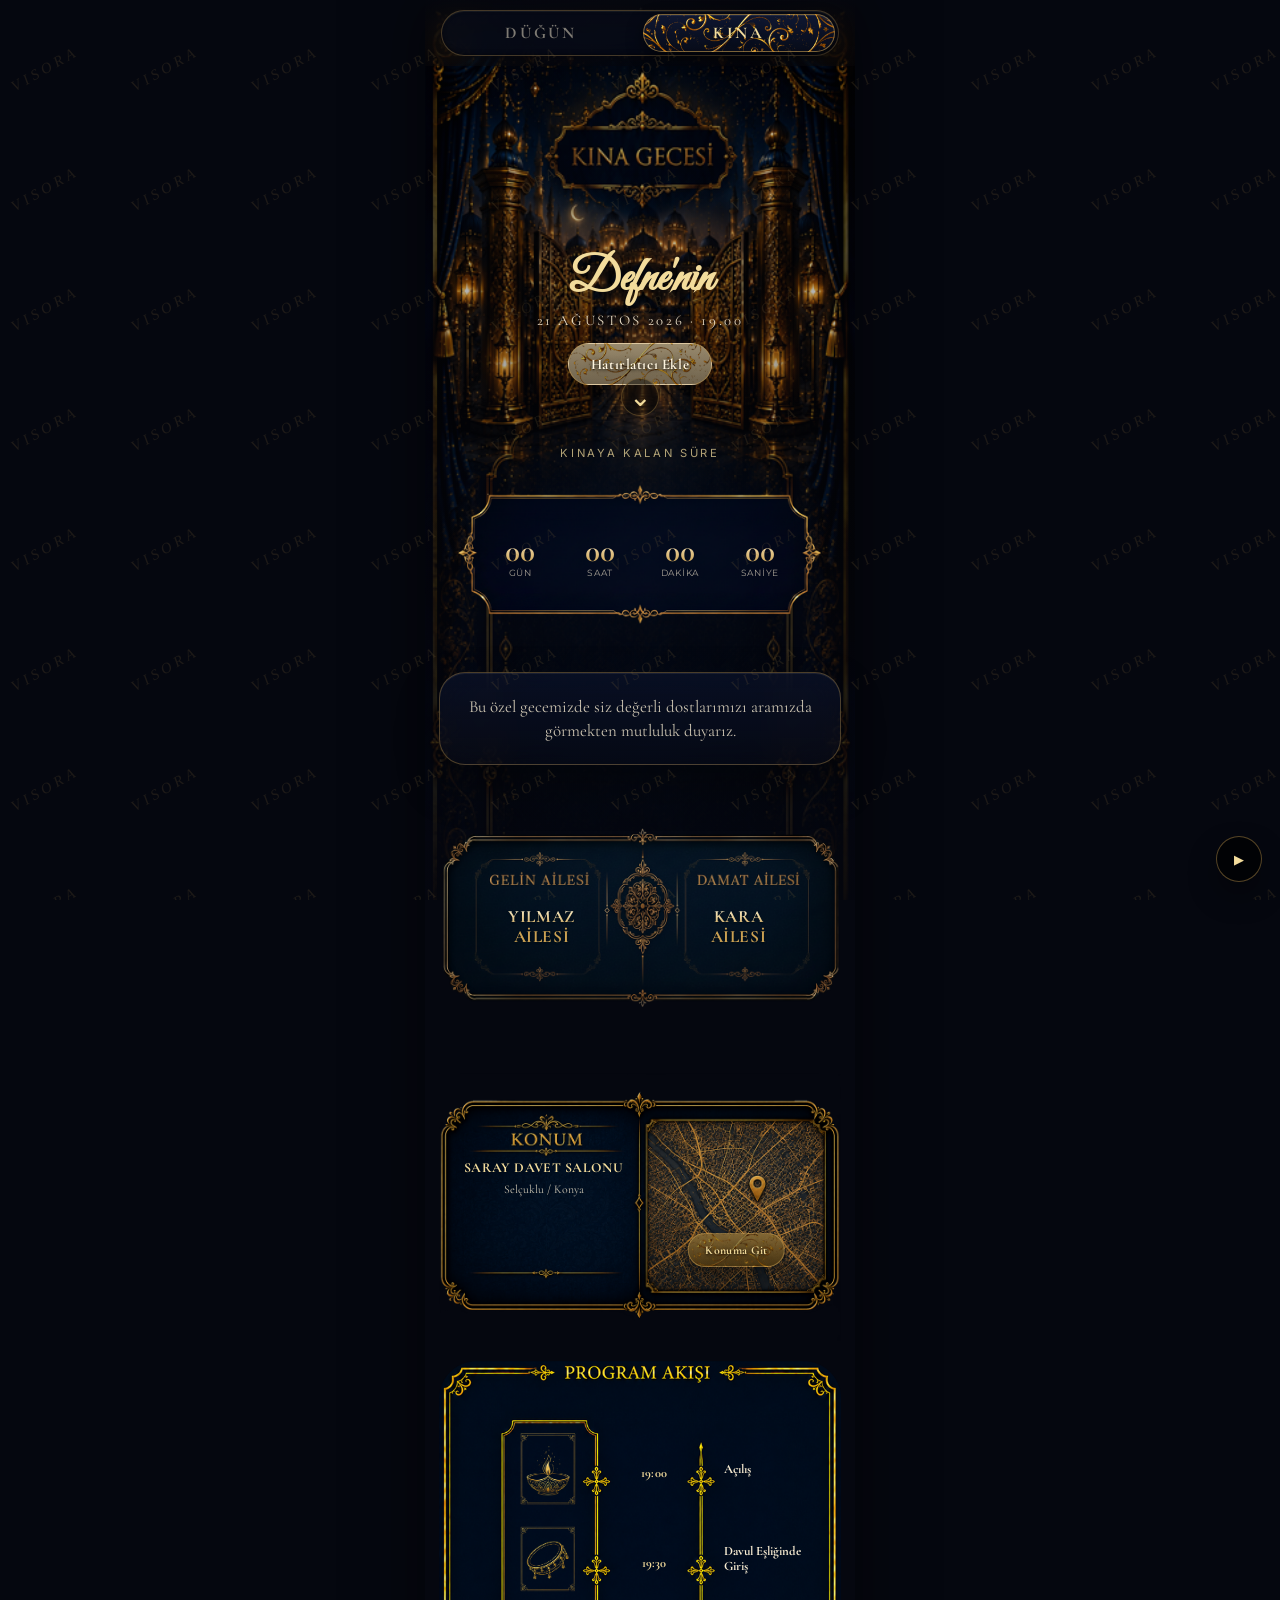
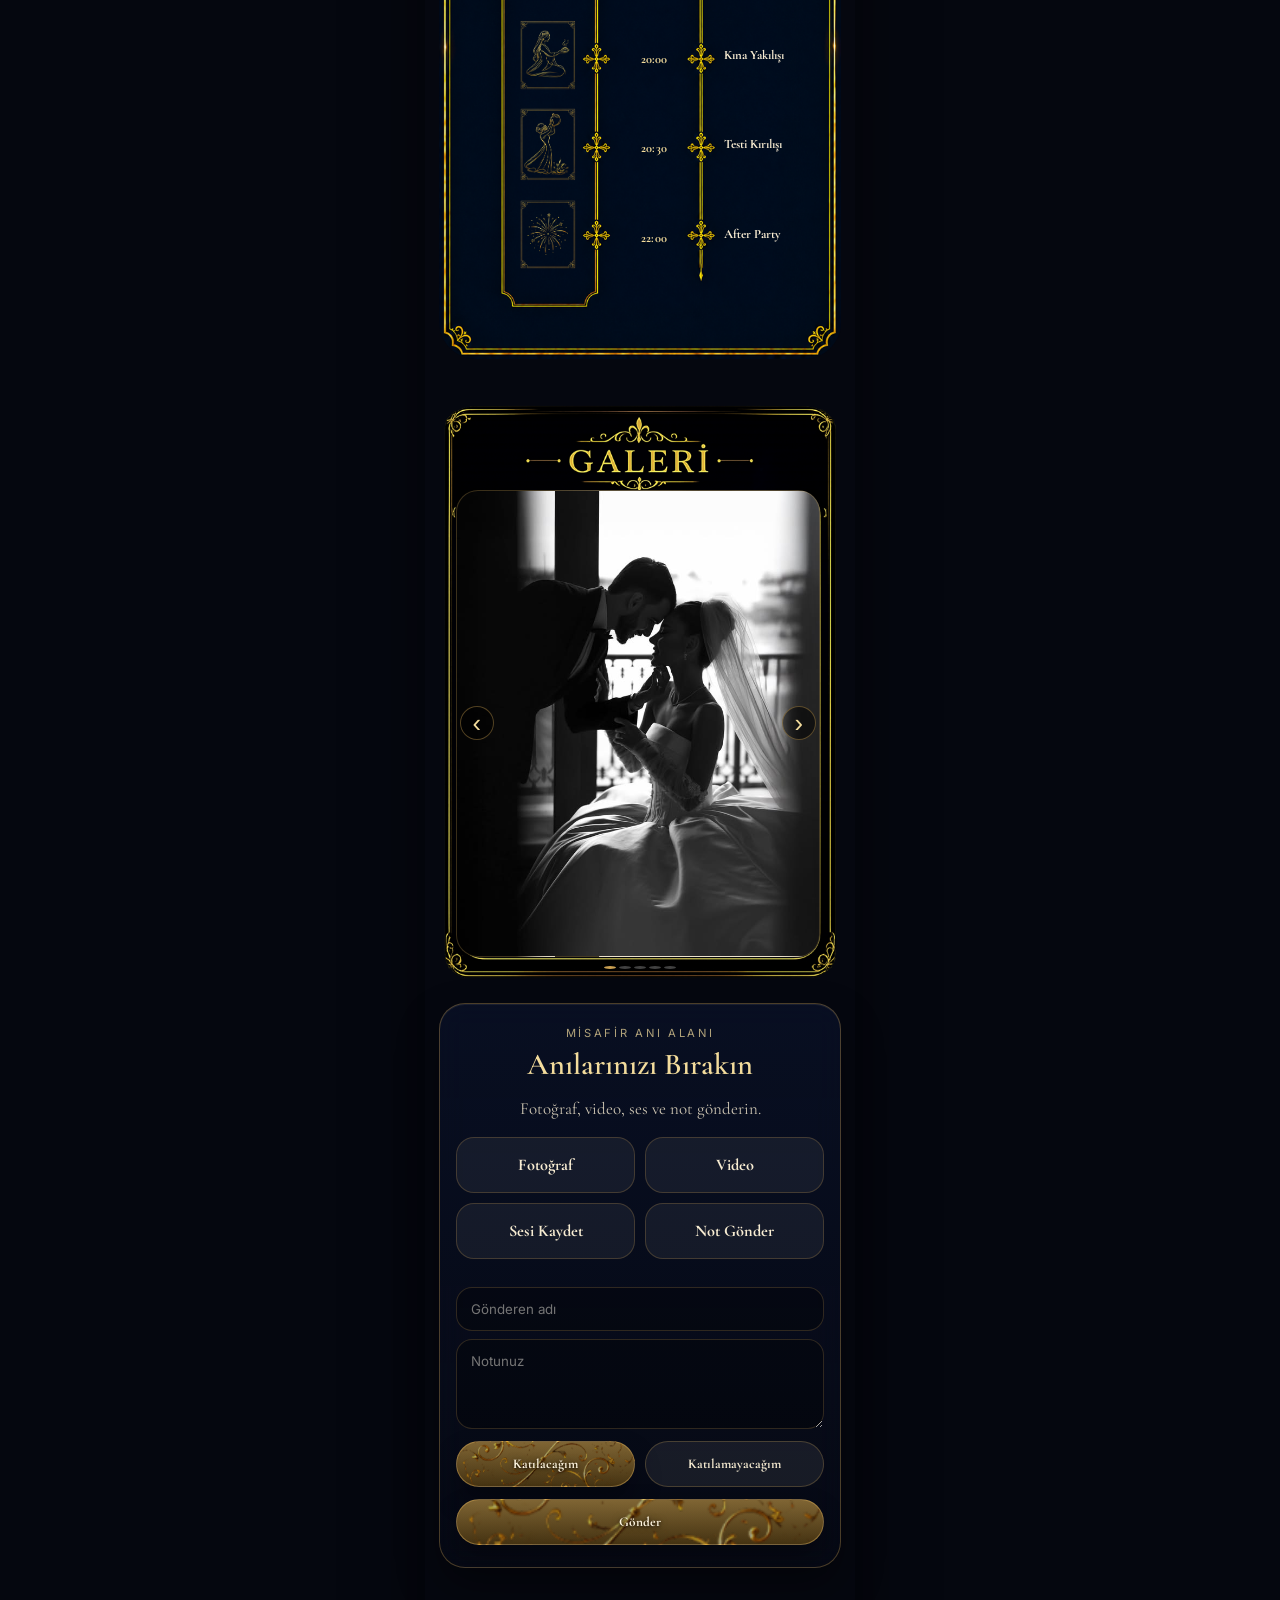
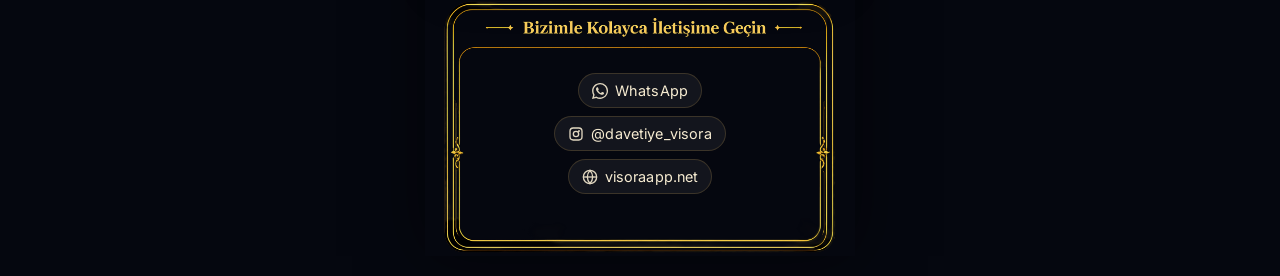
<file: davetiye websiteleri/saray/index.html>
<!DOCTYPE html>
<html lang="tr">
<head>
  <meta charset="UTF-8" />
  <meta name="viewport" content="width=device-width, initial-scale=1.0" />
  <title>Saray | Kına Gecesi Davetiyesi</title>
  <link rel="preconnect" href="https://fonts.googleapis.com">
  <link rel="preconnect" href="https://fonts.gstatic.com" crossorigin>
  <link href="https://fonts.googleapis.com/css2?family=Cormorant+Garamond:wght@400;500;600;700&family=Great+Vibes&family=Inter:wght@400;500;600;700&family=Montserrat:wght@400;500;600&family=Playfair+Display:wght@400;500;600;700&display=swap" rel="stylesheet">
  <link rel="stylesheet" href="style.css" />
  <link rel="stylesheet" href="wedding-slot.css" />
</head>
<body>
  <main class="invite-shell">
    <nav class="event-tabs">
      <div class="tabs-track is-henna" id="tabsTrack">
        <span class="tab-knob" id="tabKnob"></span>
        <button class="tab-btn" data-tab="wedding" type="button">DÜĞÜN</button>
        <button class="tab-btn active" data-tab="henna" type="button">KINA</button>
      </div>
    </nav>

    <section id="wedding" class="event-page" data-date="2026-09-14T20:00:00">
      <section class="glass-section bare-section" style="margin-top:18px" data-visora-section="wedding-cover">
        <div class="ws-slot-hero">
          <img src="images/slot-hero-wedding-inci.png" class="ws-slot-bg" alt="Save the date slot machine">

          <div class="ws-hero-names">
            <div data-visora-field="bride-name">ELİF</div>
            <span>and</span>
            <div data-visora-field="groom-name">ARDA</div>
          </div>

          <button class="ws-slot-handle-hit" id="wsSlotStartBtn" type="button" aria-label="Makineyi çalıştır"></button>

          <div class="ws-slot-overlay" id="wsSlotMachinePanel">
            <div class="ws-sm-arc ws-sm-arc-top"></div>
            <div class="ws-sm-arc ws-sm-arc-bottom"></div>
            <div class="ws-sm-edge ws-sm-edge-left"></div>
            <div class="ws-sm-edge ws-sm-edge-right"></div>
            <div class="ws-sm-reels">
              <div class="ws-sm-reel" id="ws-reel-day"></div>
              <div class="ws-sm-reel" id="ws-reel-month"></div>
              <div class="ws-sm-reel" id="ws-reel-year"></div>
            </div>
          </div>

          <span class="ws-slot-helper" id="wsSlotHelper">Tarihi görmek için<br>makineyi çalıştırın</span>

          <div class="ws-hidden-date" data-visora-field="event-date-wedding">14 EYLÜL 2026</div>
        </div>
        <audio id="wsSlotSound" preload="auto"></audio>
      </section>

      <section class="glass-section countdown-section bare-section">
        <span class="section-kicker">DÜĞÜNE KALAN SÜRE</span>
        <div class="countdown-card">
          <div class="countdown-grid">
            <div><strong class="days">00</strong><span>Gün</span></div>
            <div><strong class="hours">00</strong><span>Saat</span></div>
            <div><strong class="minutes">00</strong><span>Dakika</span></div>
            <div><strong class="seconds">00</strong><span>Saniye</span></div>
          </div>
        </div>
        <button class="calendar-btn" type="button" data-title="Elif &amp; Arda Düğünü" data-start="2026-09-14T20:00:00" data-end="2026-09-14T23:30:00">Hatırlatıcı Ekle</button>
      </section>

      <section class="glass-section message-section">
        <p data-visora-field="invite-message-wedding">Bu mutlu günümüzde sizleri de aramızda görmekten mutluluk duyarız.</p>
      </section>

      <section class="glass-section family-section bare-section" data-visora-section="wedding-family">
        <div class="family-card">
          <div class="family-box bride"><span data-visora-field="bride-family-wedding">DEMİR AİLESİ</span></div>
          <div class="family-box groom"><span data-visora-field="groom-family-wedding">AKSOY AİLESİ</span></div>
        </div>
      </section>

      <section class="glass-section venue-section bare-section" data-visora-section="wedding-venue">
        <div class="location-card">
          <div class="location-text">
            <span class="venue-name" data-visora-field="venue-name-wedding">ÇIRAĞAN PALACE</span>
            <span class="venue-address" data-visora-field="venue-address-wedding">Beşiktaş / İstanbul</span>
          </div>
          <a class="map-btn" href="https://maps.google.com/?q=Çırağan+Palace+İstanbul" data-visora-mapbtn target="_blank" rel="noopener">Konuma Git</a>
        </div>
      </section>

      <section class="glass-section timeline-section bare-section">
        <h2 style="margin-bottom:14px">Düğün Programı</h2>
        <div class="ws-timeline-list" data-visora-timeline-container data-visora-timeline-format="dugun-kina">
          <article class="ws-timeline-item"><img src="../wedding/images/car.png" alt=""><time>16:00</time><div><strong>Konvoy</strong></div></article>
          <article class="ws-timeline-item"><img src="../wedding/images/arch.png" alt=""><time>19:00</time><div><strong>Nikâh &amp; Karşılama</strong></div></article>
          <article class="ws-timeline-item"><img src="../wedding/images/couple.png" alt=""><time>20:00</time><div><strong>İlk Dans &amp; Kutlama</strong></div></article>
          <article class="ws-timeline-item"><img src="../wedding/images/cake.png" alt=""><time>21:00</time><div><strong>Pasta &amp; Takı</strong></div></article>
          <article class="ws-timeline-item"><img src="../wedding/images/party.png" alt=""><time>22:00</time><div><strong>After Party</strong></div></article>
        </div>
      </section>
    </section>

    <section id="henna" class="event-page active" data-date="2026-08-21T19:00:00">
      <section class="cover-henna" data-visora-section="henna-cover">
        <div class="henna-frame-content">
          <h1 class="script-title" data-visora-field="henna-name">Defne'nin</h1>
          <p class="event-date" data-visora-field="event-date-henna">21 AĞUSTOS 2026 · 19.00</p>
          <button class="calendar-btn" type="button" data-title="Defne'nin Kına Gecesi" data-start="2026-08-21T19:00:00" data-end="2026-08-21T23:00:00">Hatırlatıcı Ekle</button>
        </div>
        <button class="scroll-down" type="button" aria-label="Aşağı kaydır">⌄</button>
      </section>

      <section class="glass-section countdown-section bare-section">
        <span class="section-kicker">KINAYA KALAN SÜRE</span>
        <div class="countdown-card">
          <div class="countdown-grid">
            <div><strong class="days">00</strong><span>Gün</span></div>
            <div><strong class="hours">00</strong><span>Saat</span></div>
            <div><strong class="minutes">00</strong><span>Dakika</span></div>
            <div><strong class="seconds">00</strong><span>Saniye</span></div>
          </div>
        </div>
      </section>

      <section class="glass-section message-section">
        <p data-visora-field="invite-message-henna">Bu özel gecemizde siz değerli dostlarımızı aramızda görmekten mutluluk duyarız.</p>
      </section>

      <section class="glass-section family-section bare-section" data-visora-section="henna-family">
        <div class="family-card">
          <div class="family-box bride"><span data-visora-field="bride-family">YILMAZ AİLESİ</span></div>
          <div class="family-box groom"><span data-visora-field="groom-family">KARA AİLESİ</span></div>
        </div>
      </section>

      <section class="glass-section venue-section bare-section" data-visora-section="henna-venue">
        <div class="location-card">
          <div class="location-text">
            <span class="venue-name" data-visora-field="venue-name-henna">SARAY DAVET SALONU</span>
            <span class="venue-address" data-visora-field="venue-address-henna">Selçuklu / Konya</span>
          </div>
          <a class="map-btn" href="https://maps.google.com/?q=Saray+Davet+Salonu+Selçuklu+Konya" data-visora-mapbtn target="_blank" rel="noopener">Konuma Git</a>
        </div>
      </section>

      <section class="glass-section timeline-section bare-section">
        <div class="program-card">
          <div class="henna-flow" data-visora-timeline-container data-visora-timeline-format="dugun-kina-henna">
            <article><img src="images/icon-acilis.png" alt=""><time>19:00</time><div><strong>Açılış</strong></div></article>
            <article><img src="images/icon-davul.png" alt=""><time>19:30</time><div><strong>Davul Eşliğinde Giriş</strong></div></article>
            <article><img src="images/icon-kina.png" alt=""><time>20:00</time><div><strong>Kına Yakılışı</strong></div></article>
            <article><img src="images/icon-testi.png" alt=""><time>20:30</time><div><strong>Testi Kırılışı</strong></div></article>
            <article><img src="images/icon-afterparty.png" alt=""><time>22:00</time><div><strong>After Party</strong></div></article>
          </div>
        </div>
      </section>

    </section>

    <!-- Galeri / Anı Alanı / İletişim — her iki sekmede de görünür (paylaşılan) -->
    <section class="glass-section gallery-section bare-section" data-visora-section="gallery">
      <div class="gallery-frame">
        <div class="gallery-window">
          <button class="gallery-nav prev" id="prevSlide" type="button">‹</button>
          <div class="gallery-track" id="galleryTrack" data-visora-gallery-container></div>
          <button class="gallery-nav next" id="nextSlide" type="button">›</button>
        </div>
        <div class="dots" id="galleryDots"></div>
      </div>
    </section>

    <section class="glass-section memory-section">
      <span class="section-kicker">MİSAFİR ANI ALANI</span>
      <h2>Anılarınızı Bırakın</h2>
      <p>Fotoğraf, video, ses ve not gönderin.</p>
      <div class="memory-actions">
        <label>Fotoğraf<input id="photoInput" type="file" accept="image/*" multiple hidden></label>
        <label>Video<input id="videoInput" type="file" accept="video/*" multiple hidden></label>
        <button id="recordBtn" type="button">Sesi Kaydet</button>
        <button id="pauseRecordBtn" class="record-control hidden" type="button" disabled>Duraklat</button>
        <button id="stopRecordBtn" class="record-control hidden" type="button" disabled>Kaydı Bitir</button>
        <button id="noteFocusBtn" type="button">Not Gönder</button>
      </div>
      <div id="uploadStatus" class="upload-status hidden">
        <div class="upload-line">
          <span id="photoStatus">Fotoğraf: 0 seçildi</span>
          <span id="photoProgressText">0 / 0 yüklendi</span>
        </div>
        <div class="progress"><span id="photoProgressBar"></span></div>
        <div class="upload-line">
          <span id="videoStatus">Video: 0 seçildi</span>
          <span id="videoProgressText">0 / 0 yüklendi</span>
        </div>
        <div class="progress"><span id="videoProgressBar"></span></div>
      </div>
      <div id="recordStatus" class="record-status hidden"></div>
      <audio id="audioPreview" controls hidden></audio>
      <div id="previewArea" class="preview-area"></div>
      <div class="note-card">
        <input id="senderName" placeholder="Gönderen adı" />
        <textarea id="noteText" placeholder="Notunuz"></textarea>
      </div>
      <div class="attendance-row">
        <button class="attend-btn active" data-attendance="Katılacağım" type="button">Katılacağım</button>
        <button class="attend-btn" data-attendance="Katılamayacağım" type="button">Katılamayacağım</button>
      </div>
      <button class="send-btn" type="button">Gönder</button>
    </section>

    <section class="glass-section contact-section bare-section" data-visora-section="contact">
      <div class="contact-frame">
        <div class="contact-row">
          <a class="whatsapp-link" href="https://wa.me/905372395824" target="_blank">WhatsApp</a>
          <a class="instagram-link" href="https://instagram.com/davetiye_visora" target="_blank">@davetiye_visora</a>
          <a class="website-link" href="https://visoraapp.net" target="_blank" rel="noopener">visoraapp.net</a>
        </div>
      </div>
    </section>
  </main>

  <div class="music-player">
    <button id="musicBtn" type="button" aria-label="Müziği aç/kapat"><span id="musicIcon">▶</span></button>
  </div>
  <audio id="hennaMusic" loop preload="auto" playsinline></audio>

  <script src="../../js/visora-api.js"></script>
  <script src="script.js"></script>
  <script src="wedding-slot.js"></script>
  <script src="../../visora-bridge.js"></script>
  <style>html{scrollbar-width:none}::-webkit-scrollbar{display:none}</style>
  <script>
  if(window.self !== window.top){
    document.querySelectorAll('audio,video').forEach(function(a){ a.muted = true; a.pause(); a.removeAttribute('autoplay'); a.preload = 'none'; try{ a.src=''; a.load(); }catch(err){} });
    HTMLMediaElement.prototype.play = function(){ this.muted = true; return Promise.resolve(); };
  }
  window.addEventListener('message', function(e){
    if(e.data === 'visora:autoscroll'){
      window.scrollTo({ top: document.body.scrollHeight, behavior:'smooth' });
    }
    if(e.data === 'visora:switch-tab'){
      var tabs = document.querySelectorAll('.tab-btn');
      if(tabs.length > 1) tabs[1].click();
    }
    if(typeof e.data === 'string' && e.data.indexOf('visora:show-tab::') === 0){
      var tabVal = e.data.slice('visora:show-tab::'.length);
      var tBtn = document.querySelector('.tab-btn[data-tab="' + tabVal + '"]');
      if(tBtn) tBtn.click();
    }
    if(typeof e.data === 'string' && e.data.indexOf('visora:scroll-to::') === 0){
      var sel = e.data.slice('visora:scroll-to::'.length);
      var target = document.querySelector(sel);
      if(target) target.scrollIntoView({ block:'center', behavior:'auto' });
    }
  });
  </script>
</body>
</html>
</file>
<file: davetiye websiteleri/DÜĞÜN-KINA WEBSİTE/style.css>
:root{
  --gold:#d8b46f;
  --soft-gold:#f6db9a;
  --cream:#fff7e8;
  --wine:#4f0610;
  --dark:#070503;
  --glass:rgba(7,5,3,.54);
  --glass2:rgba(255,255,255,.075);
  --border:rgba(216,180,111,.35);
}
*{box-sizing:border-box}html{scroll-behavior:smooth}body{margin:0;min-width:320px;font-family:Inter,sans-serif;color:var(--cream);background:#080604;overflow-x:hidden}body::before{content:"";position:fixed;inset:0;z-index:-3;background:#080604}body::after{content:"";position:fixed;inset:0;z-index:-1;pointer-events:none;background:linear-gradient(180deg,rgba(0,0,0,.14),rgba(0,0,0,.58)),radial-gradient(circle at 50% 20%,rgba(216,180,111,.12),transparent 32%)}
.invite-shell{width:min(100%,430px);min-height:100vh;margin:0 auto;position:relative;isolation:isolate;box-shadow:0 0 60px rgba(0,0,0,.46)}
.invite-shell::before{content:"";position:fixed;left:50%;top:0;transform:translateX(-50%);width:min(100%,430px);height:100vh;z-index:-2;background-image:url('images/wedding-bg.png');background-size:cover;background-position:center top;background-repeat:no-repeat;filter:saturate(1.05) contrast(1.03);transition:background-image .45s ease,background-position .45s ease,filter .45s ease}.theme-henna .invite-shell::before{background-image:url('images/henna-bg.png');background-size:cover;background-position:center bottom;filter:saturate(1.08) contrast(1.05)}
.event-tabs{position:sticky;top:0;z-index:50;display:grid;grid-template-columns:1fr 1fr;gap:2px;padding:10px 10px 0;background:linear-gradient(180deg,rgba(3,2,1,.9),rgba(3,2,1,.45));backdrop-filter:blur(14px)}.tab-btn{min-height:54px;border:1px solid rgba(216,180,111,.12);border-bottom:0;border-radius:16px 16px 0 0;background:rgba(255,255,255,.04);color:rgba(255,247,232,.62);font-family:'Cormorant Garamond',serif;font-size:1.24rem;font-weight:700;letter-spacing:.12em;cursor:pointer}.tab-btn.active{color:var(--soft-gold);background:linear-gradient(180deg,rgba(216,180,111,.18),rgba(255,255,255,.04));box-shadow:inset 0 -2px 0 var(--gold)}
.event-page{display:none}.event-page.active{display:block;animation:fade .45s ease}@keyframes fade{from{opacity:0;transform:translateY(8px)}to{opacity:1;transform:none}}
.cover{min-height:calc(100vh - 64px);position:relative;display:flex;align-items:flex-end;justify-content:center;padding:90px 20px 76px}.cover::before{content:"";position:absolute;inset:0;pointer-events:none}.cover-wedding::before{background:linear-gradient(180deg,rgba(0,0,0,.08) 0%,rgba(0,0,0,.12) 34%,rgba(0,0,0,.64) 70%,rgba(0,0,0,.86) 100%)}.cover-henna{align-items:flex-end;padding-top:90px;padding-bottom:82px}.cover-henna::before{background:linear-gradient(180deg,rgba(60,0,8,.18),rgba(43,0,8,.28) 45%,rgba(0,0,0,.64) 100%)}
.cover-inner{position:relative;z-index:2;width:100%;text-align:center}.wedding-place{margin-bottom:14vh}.henna-place{margin-bottom:12vh}.small-title{margin:0 0 16px;color:rgba(246,219,154,.78);font-size:.78rem;letter-spacing:.28em;text-transform:uppercase}.cover h1{margin:0;font-family:'Cormorant Garamond',serif;font-size:clamp(2.6rem,11vw,4rem);font-weight:500;line-height:.88;letter-spacing:.15em;text-shadow:0 10px 28px rgba(0,0,0,.5)}.cover h1 span{display:block;margin:8px 0;font-family:'Great Vibes',cursive;font-size:1.8rem;letter-spacing:0;color:var(--soft-gold)}.script-title{font-family:'Great Vibes',cursive!important;font-size:clamp(4.4rem,17vw,5.8rem)!important;letter-spacing:.03em!important;color:var(--soft-gold);line-height:.82!important;text-shadow:0 12px 34px rgba(0,0,0,.62)}.event-date{margin:18px 0 0;color:rgba(255,247,232,.88);font-family:'Cormorant Garamond',serif;font-size:1.02rem;letter-spacing:.14em}.cover-note{width:min(100%,320px);margin:18px auto 0;color:rgba(255,247,232,.82);font-family:'Cormorant Garamond',serif;font-size:1.12rem;line-height:1.35}.action-row{display:grid;grid-template-columns:1fr 1fr;gap:10px;width:min(100%,330px);margin:24px auto 0}.main-btn{display:flex;align-items:center;justify-content:center;min-height:46px;border:1px solid rgba(216,180,111,.45);border-radius:999px;background:linear-gradient(180deg,rgba(216,180,111,.32),rgba(104,70,27,.42));color:var(--cream);font-family:'Cormorant Garamond',serif;font-weight:700;font-size:1rem;text-decoration:none;box-shadow:0 16px 30px rgba(0,0,0,.25);cursor:pointer}.scroll-down{position:absolute;z-index:2;bottom:24px;left:50%;transform:translateX(-50%);width:42px;height:42px;border-radius:50%;display:grid;place-items:center;background:rgba(0,0,0,.35);border:1px solid rgba(216,180,111,.3);color:var(--soft-gold);font-size:2rem;line-height:1;cursor:pointer;animation:downPulse 1.45s ease-in-out infinite}.scroll-down:hover{background:rgba(216,180,111,.18)} @keyframes downPulse{0%,100%{transform:translateX(-50%) translateY(0)}50%{transform:translateX(-50%) translateY(7px)}}
.glass-section{position:relative;z-index:3;margin:22px 14px;padding:24px 18px;border-radius:28px;background:linear-gradient(180deg,rgba(8,6,4,.68),rgba(8,6,4,.46));border:1px solid rgba(216,180,111,.24);box-shadow:0 22px 46px rgba(0,0,0,.32),inset 0 1px 0 rgba(255,255,255,.09);backdrop-filter:blur(14px)}.red-card{background:linear-gradient(180deg,rgba(78,5,14,.66),rgba(14,3,4,.5));border-color:rgba(216,180,111,.3)}.section-kicker{display:block;text-align:center;color:rgba(246,219,154,.72);font-size:.72rem;letter-spacing:.24em;margin-bottom:6px}.glass-section h2{margin:0 0 16px;text-align:center;color:var(--soft-gold);font-family:'Cormorant Garamond',serif;font-size:2rem;font-weight:600}.glass-section p{margin:0;color:rgba(255,247,232,.78);text-align:center;font-family:'Cormorant Garamond',serif;font-size:1.05rem;line-height:1.35}.glass-section a{color:var(--soft-gold);font-weight:700;text-decoration:none}
.countdown-grid{display:grid;grid-template-columns:repeat(4,1fr);gap:8px}.countdown-grid div{border-radius:18px;padding:14px 6px;text-align:center;background:rgba(255,255,255,.075);border:1px solid rgba(216,180,111,.2)}.countdown-grid strong{display:block;color:var(--soft-gold);font-family:'Cormorant Garamond',serif;font-size:1.75rem;line-height:1}.countdown-grid span{display:block;margin-top:4px;color:rgba(255,247,232,.68);font-size:.72rem;text-transform:uppercase}.venue-section{text-align:center}.venue-section a{display:inline-flex;margin-top:14px;padding:10px 20px;border-radius:999px;border:1px solid rgba(216,180,111,.32);background:rgba(216,180,111,.14)}
.timeline-list{display:grid;gap:10px}.timeline-list article{display:grid;grid-template-columns:48px 58px 1fr;align-items:center;gap:10px;padding:10px;border-radius:18px;background:rgba(255,255,255,.06);border:1px solid rgba(216,180,111,.16)}.timeline-list img{width:44px;height:44px;object-fit:contain;filter:invert(1) sepia(1) saturate(.7) hue-rotate(350deg) brightness(1.05);opacity:.78}.timeline-list time,.henna-flow time{color:var(--soft-gold);font-family:'Cormorant Garamond',serif;font-size:1.18rem;font-weight:700}.timeline-list strong{color:var(--cream);font-family:'Cormorant Garamond',serif;font-size:1.1rem}.henna-flow{display:grid;gap:0}.henna-flow article{display:grid;grid-template-columns:72px 1fr;gap:14px;position:relative;padding:14px 0}.henna-flow article:not(:last-child)::after{content:"";position:absolute;left:64px;top:45px;bottom:-12px;width:1px;background:rgba(216,180,111,.34)}.henna-flow div{padding:12px 14px;border-radius:18px;background:rgba(255,255,255,.06);border:1px solid rgba(216,180,111,.15)}.henna-flow strong{display:block;color:var(--cream);font-family:'Cormorant Garamond',serif;font-size:1.18rem}.henna-flow span{display:block;margin-top:3px;color:rgba(255,247,232,.66);font-size:.86rem}
.gallery-section{overflow:hidden}.gallery-window{position:relative}.gallery-track{display:flex;gap:10px;transition:transform .38s ease;will-change:transform}.gallery-card{min-width:calc((100% - 20px)/3);aspect-ratio:3/4;border-radius:18px;background-size:cover;background-position:center;box-shadow:0 14px 26px rgba(0,0,0,.28);border:1px solid rgba(216,180,111,.22)}.gallery-nav{position:absolute;top:50%;transform:translateY(-50%);z-index:3;width:34px;height:34px;border-radius:50%;border:1px solid rgba(216,180,111,.4);background:rgba(0,0,0,.48);color:var(--soft-gold);font-size:1.6rem;cursor:pointer}.gallery-nav.prev{left:-8px}.gallery-nav.next{right:-8px}.dots{display:flex;justify-content:center;gap:7px;margin-top:14px}.dots button{width:8px;height:8px;border:0;border-radius:50%;background:rgba(255,255,255,.26);cursor:pointer}.dots button.active{background:var(--gold)}
.memory-actions{display:grid;grid-template-columns:repeat(2,1fr);gap:10px;margin-top:16px}.memory-actions label,.memory-actions button{min-height:58px;border:1px solid rgba(216,180,111,.25);border-radius:18px;background:rgba(255,255,255,.075);color:var(--cream);display:grid;place-items:center;font-family:'Cormorant Garamond',serif;font-size:1.06rem;font-weight:700;cursor:pointer}.memory-actions button:disabled{opacity:.45;cursor:not-allowed}.record-status{margin-top:12px;text-align:center;color:rgba(255,247,232,.72);font-family:'Cormorant Garamond',serif;font-size:1rem}.preview-area{display:grid;grid-template-columns:repeat(3,1fr);gap:8px;margin-top:14px}.preview-item{position:relative;border-radius:14px;overflow:hidden}.preview-item img,.preview-item video{width:100%;height:100%;object-fit:cover;display:block}.remove-btn{position:absolute;top:6px;right:6px;width:24px;height:24px;border:0;border-radius:50%;background:rgba(0,0,0,.72);color:white}.note-card{display:grid;gap:8px;margin-top:14px}.note-card input,.note-card textarea{width:100%;border:1px solid rgba(216,180,111,.22);background:rgba(0,0,0,.3);color:var(--cream);border-radius:16px;padding:13px 14px;outline:none}.note-card textarea{min-height:90px;resize:vertical}.attendance-row{display:grid;grid-template-columns:1fr 1fr;gap:10px;margin-top:12px}.attend-btn,.send-btn{border:1px solid rgba(216,180,111,.28);border-radius:999px;min-height:46px;background:rgba(255,255,255,.08);color:var(--cream);font-weight:700;cursor:pointer}.attend-btn.active,.send-btn{background:linear-gradient(180deg,#d8b46f,#9b6d2b);color:#140d05}.send-btn{width:100%;margin-top:12px}.contact-row{display:flex;justify-content:center;gap:12px;flex-wrap:wrap}.contact-row a{display:flex;align-items:center;gap:7px;padding:9px 13px;border:1px solid rgba(216,180,111,.22);border-radius:999px;background:rgba(255,255,255,.06)}.contact-row img{width:18px;height:18px;filter:invert(1)}.music-player{position:fixed;right:18px;bottom:18px;z-index:80}#musicBtn{width:48px;height:48px;border-radius:50%;border:1px solid rgba(216,180,111,.42);background:rgba(0,0,0,.62);color:var(--soft-gold);box-shadow:0 14px 28px rgba(0,0,0,.35);cursor:pointer}
@media (min-width:768px){.invite-shell{width:min(100%,430px)}.invite-shell::before{width:430px}}@media (max-width:380px){.cover{padding-inline:16px}.countdown-grid{gap:6px}.countdown-grid strong{font-size:1.45rem}.gallery-card{min-width:calc((100% - 10px)/2)}.timeline-list article{grid-template-columns:42px 54px 1fr}.timeline-list img{width:38px;height:38px}.cover h1{font-size:2.35rem}.script-title{font-size:4.05rem!important}.henna-place{margin-bottom:10vh}}

/* v5 düzenlemeler */
.hidden{display:none!important}
.henna-place{margin-bottom:18vh}
.henna-place .small-title{margin-bottom:24px;letter-spacing:.32em}
.henna-place .script-title{line-height:1!important;margin-top:0}
.contact-section h2{font-size:1.55rem;font-weight:500;line-height:1.1}
.contact-row a{font-weight:400;font-size:.92rem;padding:8px 11px}
.contact-row img{width:16px;height:16px}
.record-control{animation:fade .25s ease}
@media (max-width:380px){.henna-place{margin-bottom:16vh}.henna-place .small-title{margin-bottom:22px}.script-title{font-size:4.25rem!important}}
@media (max-width:300px){.wedding-place{margin-bottom:9vh}.henna-place{margin-bottom:11vh}.cover h1{font-size:1.7rem}.script-title{font-size:3.2rem!important}.action-row{grid-template-columns:1fr;gap:8px}.main-btn{font-size:.84rem;min-height:40px}}

/* V7 - Kına zaman çizelgesi ikon düzeni */
.henna-flow.icon-flow article{
  grid-template-columns:48px 58px 1fr;
  align-items:center;
  gap:10px;
  padding:10px;
  border-radius:18px;
  background:rgba(255,255,255,.055);
  border:1px solid rgba(216,180,111,.15);
  margin-bottom:10px;
}
.henna-flow.icon-flow article:not(:last-child)::after{
  left:82px;
  top:58px;
  bottom:-18px;
}
.henna-flow.icon-flow img{
  width:44px;
  height:44px;
  object-fit:contain;
  opacity:.9;
  filter:invert(1) sepia(1) saturate(.75) hue-rotate(350deg) brightness(1.08);
}
.henna-flow.icon-flow div{
  padding:0;
  border:0;
  background:transparent;
}
.henna-flow.icon-flow time{
  text-align:center;
  font-size:1.08rem;
}
@media (max-width:380px){
  .henna-flow.icon-flow article{grid-template-columns:42px 54px 1fr;}
  .henna-flow.icon-flow img{width:38px;height:38px;}
  .henna-flow.icon-flow article:not(:last-child)::after{left:73px;}
}

/* V8 - Seçilen düğün/kına görselleri için tekli premium slider */
.gallery-section{padding-left:0;padding-right:0;}
.gallery-section .section-kicker,.gallery-section h2,.gallery-section .dots{padding-left:18px;padding-right:18px;}
.gallery-window{padding:0 18px;overflow:hidden;}
.gallery-track{gap:14px;}
.gallery-card{min-width:100%;aspect-ratio:4/5;border-radius:22px;background-size:cover;background-position:center;box-shadow:0 18px 34px rgba(0,0,0,.38);border:1px solid rgba(216,180,111,.28);}
.gallery-nav.prev{left:4px}.gallery-nav.next{right:4px}
.theme-henna .gallery-card{border-color:rgba(216,180,111,.34);box-shadow:0 18px 34px rgba(45,0,8,.5);}
@media (max-width:380px){.gallery-card{min-width:100%;aspect-ratio:4/5;}}

/* V9 - Yükleme ve ses durum alanı düzeni */
.upload-status{
  margin-top:14px;
  padding:12px 12px 10px;
  border:1px solid rgba(216,180,111,.22);
  border-radius:18px;
  background:rgba(0,0,0,.22);
  color:rgba(255,247,232,.78);
  font-family:'Cormorant Garamond',serif;
}
.upload-line{
  display:flex;
  justify-content:space-between;
  align-items:center;
  gap:10px;
  font-size:.95rem;
  line-height:1.1;
}
.progress{
  height:7px;
  margin:7px 0 11px;
  border-radius:999px;
  overflow:hidden;
  background:rgba(255,255,255,.12);
  border:1px solid rgba(216,180,111,.12);
}
.progress span{
  display:block;
  width:0%;
  height:100%;
  border-radius:inherit;
  background:linear-gradient(90deg, rgba(216,180,111,.55), rgba(246,219,154,.95));
  transition:width .35s ease;
}
.record-status.hidden{display:none!important;}
.record-status:not(.hidden){display:block;}
.preview-item[data-type="video"],
.preview-item[data-type="photo"]{aspect-ratio:3/4;}


/* V10 - Premium ses player ve otomatik müzik */
#audioPreview {
  width: 100%;
  margin: 12px auto 4px;
  border-radius: 999px;
  overflow: hidden;
  background: linear-gradient(135deg, rgba(216,180,111,.22), rgba(55,22,18,.72));
  border: 1px solid rgba(216,180,111,.35);
  box-shadow: 0 16px 35px rgba(0,0,0,.34), inset 0 1px 0 rgba(255,255,255,.12);
  backdrop-filter: blur(14px);
  -webkit-backdrop-filter: blur(14px);
}
#audioPreview::-webkit-media-controls-panel {
  background: linear-gradient(135deg, rgba(216,180,111,.45), rgba(55,22,18,.82));
}
#audioPreview::-webkit-media-controls-current-time-display,
#audioPreview::-webkit-media-controls-time-remaining-display {
  color: #fff4dc;
  text-shadow: 0 1px 2px rgba(0,0,0,.45);
}
#audioPreview::-webkit-media-controls-play-button,
#audioPreview::-webkit-media-controls-mute-button,
#audioPreview::-webkit-media-controls-timeline {
  filter: sepia(1) saturate(1.4) brightness(1.15);
}
.music-player.waiting #musicBtn {
  animation: musicPulse 1.25s ease-in-out infinite;
}
@keyframes musicPulse {
  0%,100% { transform: scale(1); box-shadow: 0 14px 28px rgba(0,0,0,.35); }
  50% { transform: scale(1.08); box-shadow: 0 0 0 8px rgba(216,180,111,.12), 0 18px 34px rgba(0,0,0,.4); }
}

/* V11 - ince, çapraz premium sekmeler */
.event-tabs{
  gap:0!important;
  padding:6px 8px 0!important;
  background:linear-gradient(180deg,rgba(3,2,1,.82),rgba(3,2,1,.32))!important;
  backdrop-filter:blur(16px)!important;
}
.tab-btn{
  min-height:42px!important;
  border:1px solid rgba(216,180,111,.18)!important;
  border-bottom:0!important;
  border-radius:14px 14px 0 0!important;
  background:linear-gradient(145deg,rgba(255,255,255,.055),rgba(216,180,111,.035))!important;
  font-size:1.05rem!important;
  letter-spacing:.16em!important;
  position:relative!important;
  overflow:hidden!important;
  clip-path:polygon(10px 0,calc(100% - 18px) 0,100% 100%,0 100%)!important;
}
.tab-btn + .tab-btn{margin-left:-7px!important;clip-path:polygon(18px 0,calc(100% - 10px) 0,100% 100%,0 100%)!important;}
.tab-btn.active{
  color:var(--soft-gold)!important;
  background:linear-gradient(145deg,rgba(216,180,111,.22),rgba(255,255,255,.045))!important;
  box-shadow:none!important;
}
.tab-btn.active::after{
  content:"";
  position:absolute;
  left:20px;
  right:20px;
  bottom:0;
  height:2px;
  border-radius:999px;
  background:linear-gradient(90deg,transparent,var(--soft-gold),var(--gold),transparent);
  transform:skewX(-28deg);
}
.tab-btn::before{
  content:"";
  position:absolute;
  inset:1px 6px auto 14px;
  height:1px;
  background:linear-gradient(90deg,transparent,rgba(255,255,255,.14),transparent);
}
.cover{min-height:calc(100vh - 48px)!important;}

/* V11 - temiz WhatsApp / Instagram ikonları */
.contact-row a{
  font-weight:400!important;
  font-size:.9rem!important;
  letter-spacing:.01em!important;
  gap:7px!important;
}
.contact-row a img{display:none!important;}
.contact-row a::before{
  content:"";
  width:17px;
  height:17px;
  display:inline-block;
  background:currentColor;
  opacity:.9;
  -webkit-mask:center/contain no-repeat;
  mask:center/contain no-repeat;
}
.contact-row a.whatsapp-link::before{
  -webkit-mask-image:url("data:image/svg+xml,%3Csvg xmlns='http://www.w3.org/2000/svg' viewBox='0 0 24 24'%3E%3Cpath d='M20.52 3.48A11.86 11.86 0 0 0 12.08 0C5.49 0 .13 5.36.13 11.95c0 2.1.55 4.16 1.6 5.97L0 24l6.23-1.63a11.9 11.9 0 0 0 5.85 1.49h.01c6.59 0 11.95-5.36 11.95-11.95 0-3.19-1.24-6.19-3.52-8.43ZM12.09 21.84h-.01a9.9 9.9 0 0 1-5.04-1.38l-.36-.21-3.7.97.99-3.61-.24-.37a9.89 9.89 0 0 1-1.52-5.29c0-5.47 4.45-9.92 9.93-9.92a9.86 9.86 0 0 1 7.02 2.91 9.86 9.86 0 0 1 2.91 7.01c0 5.47-4.45 9.89-9.98 9.89Zm5.44-7.42c-.3-.15-1.76-.87-2.03-.97-.27-.1-.47-.15-.67.15-.2.3-.77.97-.95 1.17-.17.2-.35.22-.65.07-.3-.15-1.26-.46-2.4-1.47-.89-.79-1.49-1.77-1.66-2.07-.17-.3-.02-.46.13-.61.13-.13.3-.35.45-.52.15-.17.2-.3.3-.5.1-.2.05-.37-.02-.52-.07-.15-.67-1.61-.92-2.2-.24-.58-.49-.5-.67-.51h-.57c-.2 0-.52.07-.8.37-.27.3-1.05 1.02-1.05 2.49 0 1.46 1.07 2.88 1.22 3.08.15.2 2.1 3.2 5.08 4.49.71.31 1.27.49 1.7.63.71.23 1.36.2 1.87.12.57-.08 1.76-.72 2.01-1.42.25-.7.25-1.29.17-1.42-.07-.13-.27-.2-.57-.35Z'/%3E%3C/svg%3E");
  mask-image:url("data:image/svg+xml,%3Csvg xmlns='http://www.w3.org/2000/svg' viewBox='0 0 24 24'%3E%3Cpath d='M20.52 3.48A11.86 11.86 0 0 0 12.08 0C5.49 0 .13 5.36.13 11.95c0 2.1.55 4.16 1.6 5.97L0 24l6.23-1.63a11.9 11.9 0 0 0 5.85 1.49h.01c6.59 0 11.95-5.36 11.95-11.95 0-3.19-1.24-6.19-3.52-8.43ZM12.09 21.84h-.01a9.9 9.9 0 0 1-5.04-1.38l-.36-.21-3.7.97.99-3.61-.24-.37a9.89 9.89 0 0 1-1.52-5.29c0-5.47 4.45-9.92 9.93-9.92a9.86 9.86 0 0 1 7.02 2.91 9.86 9.86 0 0 1 2.91 7.01c0 5.47-4.45 9.89-9.98 9.89Zm5.44-7.42c-.3-.15-1.76-.87-2.03-.97-.27-.1-.47-.15-.67.15-.2.3-.77.97-.95 1.17-.17.2-.35.22-.65.07-.3-.15-1.26-.46-2.4-1.47-.89-.79-1.49-1.77-1.66-2.07-.17-.3-.02-.46.13-.61.13-.13.3-.35.45-.52.15-.17.2-.3.3-.5.1-.2.05-.37-.02-.52-.07-.15-.67-1.61-.92-2.2-.24-.58-.49-.5-.67-.51h-.57c-.2 0-.52.07-.8.37-.27.3-1.05 1.02-1.05 2.49 0 1.46 1.07 2.88 1.22 3.08.15.2 2.1 3.2 5.08 4.49.71.31 1.27.49 1.7.63.71.23 1.36.2 1.87.12.57-.08 1.76-.72 2.01-1.42.25-.7.25-1.29.17-1.42-.07-.13-.27-.2-.57-.35Z'/%3E%3C/svg%3E");
}
.contact-row a.instagram-link::before{
  -webkit-mask-image:url("data:image/svg+xml,%3Csvg xmlns='http://www.w3.org/2000/svg' viewBox='0 0 24 24'%3E%3Cpath d='M7.75 2h8.5A5.76 5.76 0 0 1 22 7.75v8.5A5.76 5.76 0 0 1 16.25 22h-8.5A5.76 5.76 0 0 1 2 16.25v-8.5A5.76 5.76 0 0 1 7.75 2Zm0 2A3.75 3.75 0 0 0 4 7.75v8.5A3.75 3.75 0 0 0 7.75 20h8.5A3.75 3.75 0 0 0 20 16.25v-8.5A3.75 3.75 0 0 0 16.25 4h-8.5Zm8.75 2.1a1.4 1.4 0 1 1 0 2.8 1.4 1.4 0 0 1 0-2.8ZM12 7a5 5 0 1 1 0 10 5 5 0 0 1 0-10Zm0 2a3 3 0 1 0 0 6 3 3 0 0 0 0-6Z'/%3E%3C/svg%3E");
  mask-image:url("data:image/svg+xml,%3Csvg xmlns='http://www.w3.org/2000/svg' viewBox='0 0 24 24'%3E%3Cpath d='M7.75 2h8.5A5.76 5.76 0 0 1 22 7.75v8.5A5.76 5.76 0 0 1 16.25 22h-8.5A5.76 5.76 0 0 1 2 16.25v-8.5A5.76 5.76 0 0 1 7.75 2Zm0 2A3.75 3.75 0 0 0 4 7.75v8.5A3.75 3.75 0 0 0 7.75 20h8.5A3.75 3.75 0 0 0 20 16.25v-8.5A3.75 3.75 0 0 0 16.25 4h-8.5Zm8.75 2.1a1.4 1.4 0 1 1 0 2.8 1.4 1.4 0 0 1 0-2.8ZM12 7a5 5 0 1 1 0 10 5 5 0 0 1 0-10Zm0 2a3 3 0 1 0 0 6 3 3 0 0 0 0-6Z'/%3E%3C/svg%3E");
}
.contact-row a.website-link::before{
  -webkit-mask-image:url("data:image/svg+xml,%3Csvg xmlns='http://www.w3.org/2000/svg' viewBox='0 0 24 24'%3E%3Ccircle cx='12' cy='12' r='10' fill='none' stroke='%23000' stroke-width='2'/%3E%3Cline x1='2' y1='12' x2='22' y2='12' stroke='%23000' stroke-width='2'/%3E%3Cpath d='M12 2a15.3 15.3 0 0 1 4 10 15.3 15.3 0 0 1-4 10 15.3 15.3 0 0 1-4-10A15.3 15.3 0 0 1 12 2z' fill='none' stroke='%23000' stroke-width='2'/%3E%3C/svg%3E");
  mask-image:url("data:image/svg+xml,%3Csvg xmlns='http://www.w3.org/2000/svg' viewBox='0 0 24 24'%3E%3Ccircle cx='12' cy='12' r='10' fill='none' stroke='%23000' stroke-width='2'/%3E%3Cline x1='2' y1='12' x2='22' y2='12' stroke='%23000' stroke-width='2'/%3E%3Cpath d='M12 2a15.3 15.3 0 0 1 4 10 15.3 15.3 0 0 1-4 10 15.3 15.3 0 0 1-4-10A15.3 15.3 0 0 1 12 2z' fill='none' stroke='%23000' stroke-width='2'/%3E%3C/svg%3E");
}

/* V12 - Sayaç rakamları için daha temiz/premium tipografi */
.countdown-grid div{
  padding:16px 8px!important;
  border-radius:18px!important;
  background:linear-gradient(180deg,rgba(255,255,255,.082),rgba(255,255,255,.045))!important;
}
.countdown-grid strong{
  font-family:'Playfair Display','Cormorant Garamond',serif!important;
  font-size:1.82rem!important;
  font-weight:500!important;
  line-height:.95!important;
  letter-spacing:.02em!important;
  font-variant-numeric:lining-nums tabular-nums!important;
  background:linear-gradient(180deg,#fff1cf 0%,#d8b46f 100%)!important;
  -webkit-background-clip:text!important;
  background-clip:text!important;
  -webkit-text-fill-color:transparent!important;
  text-shadow:none!important;
}
.countdown-grid span{
  font-family:'Montserrat','Inter',sans-serif!important;
  font-size:.64rem!important;
  font-weight:500!important;
  letter-spacing:.08em!important;
  color:rgba(255,247,232,.70)!important;
}
@media (max-width:380px){
  .countdown-grid strong{font-size:1.55rem!important;}
  .countdown-grid span{font-size:.58rem!important;}
}
</file>
<file: davetiye websiteleri/film-strip/style.css>
/* ================================================================
   VISORA — Sinematik Anılar (Film Strip)
   Premium wedding invitation with vertical cinematic photo strip
   ================================================================ */

:root {
  /* Film strip */
  --fs-film-bg:    #080604;
  --fs-film-edge:  #0d0b08;
  --fs-film-perf:  rgba(255,255,255,0.055);
  --fs-frame-border: rgba(198,167,125,0.18);

  /* Invitation */
  --fs-inv-bg:     #faf8f3;
  --fs-inv-bg2:    #f5f1ea;
  --fs-gold:       #c8a96e;
  --fs-gold-dim:   rgba(200,169,110,0.25);
  --fs-gold-line:  rgba(200,169,110,0.35);
  --fs-text:       #1a1208;
  --fs-text-dim:   rgba(26,18,8,0.55);
  --fs-text-light: rgba(26,18,8,0.38);
}

*, *::before, *::after { box-sizing: border-box; }

html, body {
  margin: 0; padding: 0;
  width: 100%; height: 100%;
  overflow: hidden;
  background: var(--fs-film-bg);
}

/* ════════════════════════════════════════════════════
   LAYOUT
════════════════════════════════════════════════════ */
.fs-layout {
  display: flex;
  width: 100%;
  height: 100%;
  min-height: 100vh;
}

/* ════════════════════════════════════════════════════
   LEFT — FILM STRIP PANEL
════════════════════════════════════════════════════ */
.fs-strip-panel {
  position: relative;
  flex: 0 0 42%;
  max-width: 42%;
  height: 100%;
  background: var(--fs-film-bg);
  display: flex;
  align-items: stretch;
  overflow: hidden;
}

/* Perforations column */
.fs-perforations {
  flex: 0 0 22px;
  display: flex;
  flex-direction: column;
  background: var(--fs-film-edge);
  overflow: hidden;
  position: relative;
  z-index: 1;
}
.fs-perf-track {
  display: flex;
  flex-direction: column;
  gap: 14px;
  padding: 10px 0;
  animation: perfScroll 4s linear infinite;
}
@keyframes perfScroll {
  0%   { transform: translateY(0); }
  100% { transform: translateY(-50%); }
}
/* Individual perforation holes */
.fs-perf-hole {
  width: 12px;
  height: 10px;
  border-radius: 2px;
  background: var(--fs-film-perf);
  border: 1px solid rgba(255,255,255,0.04);
  margin: 0 auto;
  flex-shrink: 0;
}

/* Center strip viewport */
.fs-strip-viewport {
  flex: 1;
  overflow: hidden;
  position: relative;
}

/* The scrolling track — twice the content for infinite loop */
.fs-strip-track {
  display: flex;
  flex-direction: column;
  gap: 10px;
  padding: 10px 6px;
  will-change: transform;
  animation: stripScroll 28s linear infinite;
}
.fs-strip-track:hover { animation-play-state: paused; }

@keyframes stripScroll {
  0%   { transform: translateY(0); }
  100% { transform: translateY(-50%); }
}

/* Individual photo frame */
.fs-frame {
  position: relative;
  width: 100%;
  aspect-ratio: 3 / 4;
  overflow: hidden;
  flex-shrink: 0;
  border: 1px solid var(--fs-frame-border);
  background: #0e0c09;
}

.fs-frame img {
  width: 100%;
  height: 100%;
  object-fit: cover;
  display: block;
  filter: sepia(0.08) contrast(1.04) brightness(0.96);
  transition: transform 0.6s ease;
}
.fs-strip-track:hover .fs-frame img {
  transform: scale(1.03);
}

/* Subtle film grain on each frame */
.fs-frame::after {
  content: '';
  position: absolute;
  inset: 0;
  background-image:
    url("data:image/svg+xml,%3Csvg xmlns='http://www.w3.org/2000/svg' width='200' height='200'%3E%3Cfilter id='n'%3E%3CfeTurbulence type='fractalNoise' baseFrequency='0.75' numOctaves='4' stitchTiles='stitch'/%3E%3C/filter%3E%3Crect width='200' height='200' filter='url(%23n)' opacity='0.045'/%3E%3C/svg%3E");
  background-size: 200px 200px;
  mix-blend-mode: overlay;
  pointer-events: none;
  opacity: 0.55;
}

/* Frame counter label */
.fs-frame-num {
  position: absolute;
  bottom: 5px;
  left: 7px;
  font-family: 'Inter', monospace;
  font-size: 8px;
  font-weight: 500;
  letter-spacing: 0.15em;
  color: rgba(255,255,255,0.20);
  pointer-events: none;
}

/* Top/bottom vignette fades */
.fs-vignette-top,
.fs-vignette-bottom {
  position: absolute;
  left: 0; right: 0;
  height: 120px;
  pointer-events: none;
  z-index: 3;
}
.fs-vignette-top {
  top: 0;
  background: linear-gradient(to bottom, var(--fs-film-bg) 0%, transparent 100%);
}
.fs-vignette-bottom {
  bottom: 0;
  background: linear-gradient(to top, var(--fs-film-bg) 0%, transparent 100%);
}

/* Vertical VISORA label */
.fs-strip-label {
  position: absolute;
  bottom: 28px;
  left: 50%;
  transform: translateX(-50%);
  z-index: 4;
  pointer-events: none;
}
.fs-strip-label span {
  font-family: 'Inter', sans-serif;
  font-size: 7px;
  font-weight: 500;
  letter-spacing: 0.30em;
  text-transform: uppercase;
  color: rgba(198,167,125,0.28);
  white-space: nowrap;
}

/* ════════════════════════════════════════════════════
   RIGHT — INVITATION PANEL
════════════════════════════════════════════════════ */
.fs-invitation {
  flex: 1;
  background: var(--fs-inv-bg);
  position: relative;
  overflow-y: auto;
  overflow-x: hidden;
  scrollbar-width: none;
}
.fs-invitation::-webkit-scrollbar { display: none; }

/* Subtle grain overlay on invitation */
.fs-grain {
  position: fixed;
  inset: 0;
  pointer-events: none;
  z-index: 0;
  opacity: 0.025;
  background-image:
    url("data:image/svg+xml,%3Csvg xmlns='http://www.w3.org/2000/svg' width='300' height='300'%3E%3Cfilter id='n'%3E%3CfeTurbulence type='fractalNoise' baseFrequency='0.65' numOctaves='3' stitchTiles='stitch'/%3E%3C/filter%3E%3Crect width='300' height='300' filter='url(%23n)' opacity='1'/%3E%3C/svg%3E");
  background-size: 300px 300px;
}

.fs-inv-inner {
  position: relative;
  z-index: 3;
  max-width: 420px;
  margin: 0 auto;
  padding: 52px 36px 80px;
  display: flex;
  flex-direction: column;
  align-items: center;
  gap: 0;
  min-height: 100%;
}

/* ── Monogram ── */
.fs-monogram {
  margin-bottom: 28px;
}
.fs-monogram-circle {
  width: 52px;
  height: 52px;
  border-radius: 50%;
  border: 1px solid var(--fs-gold-line);
  display: flex;
  align-items: center;
  justify-content: center;
}
.fs-mono-amp {
  font-family: 'Great Vibes', cursive;
  font-size: 26px;
  color: var(--fs-gold);
  line-height: 1;
}

/* ── Names ── */
.fs-names {
  text-align: center;
  margin-bottom: 22px;
}
.fs-bride,
.fs-groom {
  font-family: 'Cormorant Garamond', serif;
  font-size: 2.6rem;
  font-weight: 300;
  letter-spacing: 0.18em;
  color: var(--fs-text);
  line-height: 1.1;
  margin: 0;
}
.fs-amp-divider {
  display: flex;
  align-items: center;
  gap: 12px;
  margin: 8px 0;
}
.fs-amp-line {
  flex: 1;
  height: 1px;
  background: var(--fs-gold-line);
}
.fs-amp-symbol {
  font-family: 'Cormorant Garamond', serif;
  font-size: 1rem;
  font-style: italic;
  font-weight: 400;
  color: var(--fs-gold);
  letter-spacing: 0.08em;
}

/* ── Date ── */
.fs-date-block {
  text-align: center;
  margin-bottom: 24px;
}
.fs-date-text {
  font-family: 'Cormorant Garamond', serif;
  font-size: 1rem;
  font-weight: 500;
  letter-spacing: 0.26em;
  color: var(--fs-text);
  margin: 0 0 4px;
}
.fs-day-label {
  font-family: 'Inter', sans-serif;
  font-size: 9px;
  font-weight: 500;
  letter-spacing: 0.30em;
  text-transform: uppercase;
  color: var(--fs-text-light);
  margin: 0;
}

/* ── Gold Rule ── */
.fs-gold-rule {
  width: 48px;
  height: 1px;
  background: var(--fs-gold-line);
  margin: 0 auto 20px;
}

/* ── Message ── */
.fs-message {
  font-family: 'Cormorant Garamond', serif;
  font-size: 1.05rem;
  font-style: italic;
  font-weight: 400;
  color: var(--fs-text-dim);
  text-align: center;
  line-height: 1.65;
  margin: 0 0 20px;
}

/* ── Countdown ── */
.fs-countdown {
  display: flex;
  align-items: center;
  gap: 16px;
  margin-bottom: 28px;
}
.fs-cd-cell {
  display: flex;
  flex-direction: column;
  align-items: center;
  gap: 4px;
}
.fs-cd-num {
  font-family: 'Cormorant Garamond', serif;
  font-size: 2.2rem;
  font-weight: 300;
  color: var(--fs-text);
  line-height: 1;
  letter-spacing: 0.04em;
  font-variant-numeric: tabular-nums;
}
.fs-cd-lbl {
  font-family: 'Inter', sans-serif;
  font-size: 7px;
  font-weight: 600;
  letter-spacing: 0.24em;
  text-transform: uppercase;
  color: var(--fs-text-light);
}
.fs-cd-sep {
  font-family: 'Cormorant Garamond', serif;
  font-size: 1.4rem;
  color: var(--fs-gold);
  opacity: 0.45;
  margin-bottom: 16px;
}

/* ── Buttons ── */
.fs-btn {
  display: inline-flex;
  align-items: center;
  gap: 8px;
  padding: 11px 22px;
  border-radius: 2px;
  font-family: 'Inter', sans-serif;
  font-size: 10px;
  font-weight: 600;
  letter-spacing: 0.22em;
  text-transform: uppercase;
  text-decoration: none;
  cursor: pointer;
  border: none;
  transition: background 0.28s, color 0.28s, transform 0.22s;
  margin-bottom: 16px;
}
.fs-btn svg { width: 14px; height: 14px; flex-shrink: 0; }
.fs-btn--ghost {
  background: transparent;
  border: 1px solid var(--fs-gold-line);
  color: var(--fs-text);
}
.fs-btn--ghost:hover {
  background: var(--fs-gold-dim);
  border-color: var(--fs-gold);
  transform: translateY(-1px);
}
.fs-btn--solid {
  background: var(--fs-gold-dim);
  border: 1px solid var(--fs-gold-line);
  color: var(--fs-text);
}
.fs-btn--solid:hover {
  background: var(--fs-gold);
  color: #faf8f3;
  transform: translateY(-1px);
}

/* ── Venue ── */
.fs-venue-section {
  text-align: center;
  width: 100%;
  padding: 28px 0 0;
  border-top: 1px solid var(--fs-gold-line);
  display: flex;
  flex-direction: column;
  align-items: center;
  margin-top: 4px;
}
.fs-section-kicker {
  font-family: 'Inter', sans-serif;
  font-size: 8px;
  font-weight: 600;
  letter-spacing: 0.30em;
  color: var(--fs-gold);
  margin: 0 0 10px;
}
.fs-venue-name {
  font-family: 'Cormorant Garamond', serif;
  font-size: 1.55rem;
  font-weight: 500;
  letter-spacing: 0.12em;
  color: var(--fs-text);
  margin: 0 0 4px;
}
.fs-venue-city {
  font-family: 'Cormorant Garamond', serif;
  font-size: 0.95rem;
  font-style: italic;
  color: var(--fs-text-dim);
  margin: 0 0 6px;
}
.fs-venue-address {
  font-family: 'Inter', sans-serif;
  font-size: 11px;
  color: var(--fs-text-light);
  line-height: 1.55;
  margin: 0 0 20px;
  text-align: center;
}

/* ── Contact: WhatsApp + Instagram ── */
.fs-contact-section {
  padding: 28px 32px 48px;
  border-top: 1px solid rgba(200,169,110,0.15);
  text-align: center;
  position: relative;
  z-index: 3;
}
.fs-contact-row {
  display: flex;
  justify-content: center;
  gap: 12px;
  flex-wrap: wrap;
}
.fs-contact-btn {
  display: inline-flex;
  align-items: center;
  gap: 8px;
  padding: 11px 20px;
  border: 1px solid rgba(200,169,110,0.32);
  border-radius: 50px;
  font: 500 10px/1 'Inter', sans-serif;
  letter-spacing: 0.14em;
  color: rgba(200,169,110,0.80);
  text-decoration: none;
  transition: border-color 0.22s, color 0.22s, background 0.22s;
  text-transform: uppercase;
}
.fs-contact-btn:hover {
  border-color: rgba(200,169,110,0.62);
  color: var(--fs-gold);
  background: rgba(200,169,110,0.06);
}
.fs-contact-btn svg { width: 16px; height: 16px; flex-shrink: 0; }

/* ── Film frame decoration ── */
.fs-film-deco {
  display: flex;
  gap: 6px;
  align-items: center;
  margin-top: 32px;
  opacity: 0.22;
}
.fs-film-deco-frame {
  width: 28px;
  height: 20px;
  border: 1px solid var(--fs-gold);
  border-radius: 1px;
}

/* ── Music player (fixed bottom-right) ── */
.fs-music-player {
  position: fixed;
  right: 20px;
  bottom: 20px;
  z-index: 50;
}
#fsMusicBtn {
  width: 44px;
  height: 44px;
  border-radius: 50%;
  background: rgba(26,18,8,0.72);
  border: 1px solid var(--fs-gold-line);
  color: var(--fs-gold);
  display: flex;
  align-items: center;
  justify-content: center;
  cursor: pointer;
  backdrop-filter: blur(8px);
  box-shadow: 0 4px 16px rgba(0,0,0,0.28);
  transition: transform 0.22s, background 0.22s;
}
#fsMusicBtn:hover { transform: scale(1.08); background: rgba(26,18,8,0.90); }
#fsMusicBtn svg { width: 16px; height: 16px; }

/* ════════════════════════════════════════════════════
   RESPONSIVE — Mobile
════════════════════════════════════════════════════ */
@media (max-width: 640px) {
  html, body { overflow-y: auto; overflow-x: hidden; }

  .fs-layout {
    flex-direction: column;
    height: auto;
    min-height: 100vh;
  }

  /* Film strip becomes a horizontal band at top */
  .fs-strip-panel {
    flex: none;
    max-width: 100%;
    width: 100%;
    height: 200px;
    flex-direction: row;
  }

  .fs-strip-viewport { overflow: hidden; }

  .fs-strip-track {
    flex-direction: row;
    animation: stripScrollH 22s linear infinite;
  }
  @keyframes stripScrollH {
    0%   { transform: translateX(0); }
    100% { transform: translateX(-50%); }
  }

  .fs-frame {
    width: 130px;
    height: 100%;
    aspect-ratio: unset;
    flex-shrink: 0;
  }

  .fs-perforations { flex: 0 0 18px; }

  .fs-vignette-top, .fs-vignette-bottom { display: none; }

  /* Left/right vignette for horizontal mode */
  .fs-strip-panel::before,
  .fs-strip-panel::after {
    content: '';
    position: absolute;
    top: 0; bottom: 0;
    width: 60px;
    pointer-events: none;
    z-index: 3;
  }
  .fs-strip-panel::before {
    left: 22px;
    background: linear-gradient(to right, var(--fs-film-bg), transparent);
  }
  .fs-strip-panel::after {
    right: 22px;
    background: linear-gradient(to left, var(--fs-film-bg), transparent);
  }

  .fs-strip-label { display: none; }

  .fs-invitation {
    overflow-y: visible;
    overflow-x: hidden;
  }

  .fs-inv-inner { padding: 40px 24px 60px; }

  .fs-bride, .fs-groom { font-size: 2rem; }
  .fs-cd-num { font-size: 1.8rem; }
  .fs-families { gap: 0; }
  .fs-family-divider { height: 36px; }
}

/* ════════════════════════════════════════════════════
   SOYUT ARKA PLAN — fotoğrafsız ortam ışığı animasyonu
════════════════════════════════════════════════════ */
.fs-invitation::before {
  content: '';
  position: absolute;
  inset: -15%;
  width: 130%;
  height: 130%;
  background:
    radial-gradient(ellipse 70% 75% at 18% 22%, rgba(200,169,110,0.10) 0%, transparent 55%),
    radial-gradient(ellipse 55% 60% at 82% 78%, rgba(185,118,68,0.07) 0%, transparent 55%),
    radial-gradient(ellipse 45% 50% at 50% 88%, rgba(220,195,138,0.06) 0%, transparent 50%),
    radial-gradient(ellipse 35% 35% at 12% 68%, rgba(178,138,88,0.05) 0%, transparent 45%);
  animation: fsAmbient 22s ease-in-out infinite alternate;
  z-index: 0;
  pointer-events: none;
}

@keyframes fsAmbient {
  0%   { transform: translate(0%,   0%)   scale(1);    opacity: 1;    }
  20%  { transform: translate(-2%,  1.5%) scale(1.04); opacity: 0.88; }
  40%  { transform: translate(1.5%,-1%)   scale(1.02); opacity: 0.96; }
  60%  { transform: translate(-1%,  2.5%) scale(1.06); opacity: 0.82; }
  80%  { transform: translate(2%, -0.5%)  scale(1.03); opacity: 0.92; }
  100% { transform: translate(-1.5%, 2%)  scale(1);    opacity: 0.86; }
}

/* ════════════════════════════════════════════════════
   KULLANICI FOTOĞRAFI ARKA PLAN SLAYTİ
════════════════════════════════════════════════════ */
.fs-bg-slides {
  position: absolute;
  inset: 0;
  z-index: 0;
  overflow: hidden;
  pointer-events: none;
}

.fs-bg-photo {
  position: absolute;
  inset: -32px;
  background-size: cover;
  background-position: center;
  filter: blur(30px) brightness(0.40) saturate(0.45);
  opacity: 0;
  transition: opacity 2.5s ease-in-out;
  will-change: opacity;
}
.fs-bg-photo.visible { opacity: 0.42; }

/* ════════════════════════════════════════════════════
   AİLE İSİMLERİ
════════════════════════════════════════════════════ */
.fs-families {
  display: flex;
  align-items: center;
  justify-content: center;
  width: 100%;
  margin: 0 0 20px;
}
.fs-family-col {
  flex: 1;
  display: flex;
  flex-direction: column;
  align-items: center;
  gap: 5px;
  padding: 0 14px;
}
.fs-family-label {
  font-family: 'Inter', sans-serif;
  font-size: 7.5px;
  font-weight: 600;
  letter-spacing: 0.28em;
  color: var(--fs-gold);
  text-transform: uppercase;
  margin: 0;
}
.fs-family-name {
  font-family: 'Cormorant Garamond', serif;
  font-size: 1.02rem;
  font-weight: 500;
  letter-spacing: 0.13em;
  color: var(--fs-text);
  text-align: center;
  margin: 0;
  line-height: 1.3;
}
.fs-family-divider {
  width: 1px;
  height: 48px;
  background: var(--fs-gold-line);
  flex-shrink: 0;
}

/* ════════════════════════════════════════════════════
   SPİRAL FİLM ŞERİDİ ARKA PLAN
════════════════════════════════════════════════════ */
.fs-spiral-bg {
  position: absolute;
  top: 0;
  left: 0;
  right: 0;
  min-height: 100%;
  z-index: 1;
  pointer-events: none;
  overflow: hidden;
}

.fs-spiral-rail {
  position: absolute;
  width: 82px;
  top: -20%;
  height: 220%;
  overflow: hidden;
}

.fs-spiral-rail--left {
  left: -6px;
  transform: rotate(-6deg);
  transform-origin: top center;
}

.fs-spiral-rail--right {
  right: -6px;
  transform: rotate(6deg);
  transform-origin: top center;
}

/* Thin dark film-edge bars */
.fs-spiral-rail::before,
.fs-spiral-rail::after {
  content: '';
  position: absolute;
  top: 0; bottom: 0;
  width: 5px;
  background: rgba(8,6,4,0.80);
  z-index: 2;
  pointer-events: none;
}
.fs-spiral-rail::before { left: 0; }
.fs-spiral-rail::after  { right: 0; }

.fs-spiral-track {
  display: flex;
  flex-direction: column;
  gap: 7px;
  padding: 6px 5px;
  animation: spiralDown 22s linear infinite;
}

.fs-spiral-rail--right .fs-spiral-track {
  animation-name: spiralUp;
}

@keyframes spiralDown {
  from { transform: translateY(0);    }
  to   { transform: translateY(-50%); }
}
@keyframes spiralUp {
  from { transform: translateY(-50%); }
  to   { transform: translateY(0);    }
}

.fs-spiral-frame {
  position: relative;
  width: 100%;
  aspect-ratio: 2 / 3;
  overflow: hidden;
  flex-shrink: 0;
  background: rgba(12,8,4,0.35);
  border: 1px solid rgba(200,169,110,0.12);
}

.fs-spiral-frame img {
  width: 100%; height: 100%;
  object-fit: cover; display: block;
  filter: sepia(0.20) brightness(0.52) saturate(0.55) contrast(0.92);
  opacity: 0.48;
}

@media (max-width: 640px) {
  .fs-spiral-rail { width: 66px; }
  .fs-spiral-rail--left  { left:  -4px; }
  .fs-spiral-rail--right { right: -4px; }
}

/* ════════════════════════════════════════════════════
   BOTANICAL CORNER DECORATIONS
════════════════════════════════════════════════════ */
.fs-botanical {
  position: absolute;
  width: 170px;
  pointer-events: none;
  z-index: 2;
  opacity: 0.30;
  color: #c8a96e;
  overflow: visible;
}
.fs-botanical svg {
  width: 100%;
  height: auto;
  display: block;
  overflow: visible;
}

.fs-botanical--tl {
  top: 0;
  left: 0;
}
.fs-botanical--tr {
  top: 0;
  right: 0;
  transform: scaleX(-1);
}
.fs-botanical--bl {
  bottom: 0;
  left: 0;
  transform: scaleY(-1);
}
.fs-botanical--br {
  bottom: 0;
  right: 0;
  transform: scale(-1, -1);
}

@media (max-width: 640px) {
  .fs-botanical { width: 130px; opacity: 0.16; }
}
</file>
<file: davetiye websiteleri/saray/style.css>
:root{
  --gold:#caa052;
  --soft-gold:#f3dc9c;
  --cream:#f7ecd2;
  --navy:#0a1230;
  --navy2:#0d1b3f;
  --dark:#05070f;
  --glass:rgba(8,12,26,.62);
  --glass2:rgba(255,255,255,.06);
  --border:rgba(202,160,82,.35);
}
*{box-sizing:border-box}
html{scroll-behavior:smooth}
body{margin:0;min-width:320px;font-family:Inter,sans-serif;color:var(--cream);background:var(--dark);overflow-x:hidden}
body::before{content:"";position:fixed;inset:0;z-index:-4;background:#05070f}

.invite-shell{width:min(100%,430px);min-height:100vh;margin:0 auto;position:relative;isolation:isolate;box-shadow:0 0 60px rgba(0,0,0,.5)}
.invite-shell::before{content:"";position:fixed;left:50%;top:0;transform:translateX(-50%);width:min(100%,430px);height:100vh;z-index:-3;background-image:url('images/bg-kina.png');background-size:cover;background-position:center top;background-repeat:no-repeat}
.invite-shell::after{content:"";position:fixed;left:50%;top:0;transform:translateX(-50%);width:min(100%,430px);height:100vh;z-index:-2;pointer-events:none;background:linear-gradient(180deg,rgba(5,7,15,.1) 0%,rgba(5,7,15,.38) 45%,rgba(5,7,15,.86) 100%)}

/* ── Tabs (sliding pill toggle) ── */
.event-tabs{position:sticky;top:0;z-index:50;padding:10px 16px;background:linear-gradient(180deg,rgba(5,7,15,.88),rgba(5,7,15,.34));backdrop-filter:blur(16px)}
.tabs-track{position:relative;width:100%;height:46px;border-radius:999px;display:flex;background:rgba(8,12,26,.72);border:1px solid rgba(202,160,82,.32);box-shadow:inset 0 1px 0 rgba(255,255,255,.06),inset 0 -1px 4px rgba(0,0,0,.4)}
.tab-knob{position:absolute;top:3px;bottom:3px;left:3px;width:calc(50% - 6px);border-radius:999px;background-image:url('images/buton-deseni.png'),linear-gradient(180deg,rgba(40,30,8,.55),rgba(10,16,34,.85));background-size:160% auto,cover;background-position:center,center;background-repeat:no-repeat,no-repeat;border:1px solid rgba(202,160,82,.6);box-shadow:0 6px 16px rgba(0,0,0,.5),inset 0 1px 0 rgba(255,255,255,.08);transition:left .4s cubic-bezier(.4,0,.2,1),background-image .25s ease}
.tabs-track.is-henna .tab-knob{left:calc(50% + 3px);background-image:url('images/buton-deseni.png'),linear-gradient(180deg,rgba(20,30,62,.7),rgba(8,12,26,.9))}
.tabs-track.is-wedding .tab-knob{left:3px;background-image:url('images/buton-deseni.png'),linear-gradient(180deg,rgba(58,38,14,.65),rgba(30,18,8,.88))}
.tab-btn{position:relative;z-index:2;flex:1;border:0;background:transparent;color:rgba(247,236,210,.5);font-family:'Cormorant Garamond',serif;font-size:1.02rem;font-weight:700;letter-spacing:.16em;cursor:pointer;transition:color .35s ease,text-shadow .35s ease}
.tab-btn.active{color:var(--soft-gold);text-shadow:0 1px 8px rgba(0,0,0,.6)}

.event-page{display:none}
.event-page.active{display:block;animation:fade .45s ease}
@keyframes fade{from{opacity:0;transform:translateY(8px)}to{opacity:1;transform:none}}

/* ── Hero / cover (kına) ── */
.cover-henna{position:relative;width:100%;min-height:40vh}
.henna-frame-content{position:absolute;left:11%;right:11%;top:21vh;display:flex;flex-direction:column;align-items:center;justify-content:flex-start;gap:8px;text-align:center}
.henna-frame-content .script-title{margin:0;font-family:'Great Vibes',cursive;font-size:clamp(2.2rem,9vw,3rem);color:var(--soft-gold);line-height:1;text-shadow:0 8px 22px rgba(0,0,0,.55)}
.henna-frame-content .event-date{margin:0;font-family:'Cormorant Garamond',serif;font-size:.92rem;letter-spacing:.18em;color:rgba(247,236,210,.92)}
.calendar-btn{margin-top:6px;display:inline-flex;align-items:center;justify-content:center;min-height:42px;padding:0 22px;border-radius:999px;border:1px solid rgba(202,160,82,.5);background-image:linear-gradient(rgba(10,8,2,.32),rgba(10,8,2,.32)),url('images/buton-deseni.png'),linear-gradient(180deg,rgba(202,160,82,.5),rgba(104,76,27,.6));background-size:cover,220% auto,cover;background-position:center,center,center;background-repeat:no-repeat,no-repeat,no-repeat;color:#fff6e0;font-family:'Cormorant Garamond',serif;font-weight:700;font-size:.92rem;letter-spacing:.04em;cursor:pointer;box-shadow:0 14px 28px rgba(0,0,0,.28);text-shadow:0 1px 3px rgba(0,0,0,.75),0 0 8px rgba(0,0,0,.4)}
.scroll-down{position:absolute;z-index:2;bottom:10px;left:50%;transform:translateX(-50%);width:38px;height:38px;border-radius:50%;display:grid;place-items:center;background:rgba(0,0,0,.4);border:1px solid rgba(202,160,82,.32);color:var(--soft-gold);font-size:1.7rem;line-height:1;cursor:pointer;animation:downPulse 1.45s ease-in-out infinite}
@keyframes downPulse{0%,100%{transform:translateX(-50%) translateY(0)}50%{transform:translateX(-50%) translateY(6px)}}

/* ── Glass sections ── */
.glass-section{position:relative;z-index:3;margin:20px 14px;padding:22px 16px;border-radius:26px;background:linear-gradient(180deg,rgba(10,18,42,.7),rgba(8,12,26,.5));border:1px solid var(--border);box-shadow:0 20px 42px rgba(0,0,0,.35),inset 0 1px 0 rgba(255,255,255,.07);backdrop-filter:blur(14px)}
.section-kicker{display:block;text-align:center;color:rgba(243,220,156,.72);font-size:.7rem;letter-spacing:.24em;margin-bottom:6px}
.glass-section h2{margin:0 0 14px;text-align:center;color:var(--soft-gold);font-family:'Cormorant Garamond',serif;font-size:1.9rem;font-weight:600}
.glass-section p{margin:0;color:rgba(247,236,210,.82);text-align:center;font-family:'Cormorant Garamond',serif;font-size:1.06rem;line-height:1.4}
.glass-section a{color:var(--soft-gold);font-weight:700;text-decoration:none}
.glass-section.bare-section{background:none;border:none;box-shadow:none;backdrop-filter:none;padding:0}

/* ── Countdown ── */
.countdown-card{position:relative;width:100%;aspect-ratio:1844/853;background-image:url('images/countdown-frame.png');background-size:100% 100%;background-repeat:no-repeat}
.countdown-grid{position:absolute;inset:20% 11%;display:grid;grid-template-columns:repeat(4,1fr);gap:6px}
.countdown-grid div{display:flex;flex-direction:column;align-items:center;justify-content:center}
.countdown-grid strong{font-family:'Playfair Display','Cormorant Garamond',serif;font-size:1.5rem;font-weight:600;line-height:1;background:linear-gradient(180deg,#fff1cf 0%,var(--gold) 100%);-webkit-background-clip:text;background-clip:text;-webkit-text-fill-color:transparent}
.countdown-grid span{margin-top:4px;font-family:'Montserrat','Inter',sans-serif;font-size:.56rem;letter-spacing:.08em;text-transform:uppercase;color:rgba(247,236,210,.66)}
@media (max-width:380px){.countdown-grid strong{font-size:1.22rem}.countdown-grid span{font-size:.5rem}}

/* ── Families ── */
.family-card{position:relative;width:100%;aspect-ratio:1536/1024;background-image:url('images/aileler-frame.png');background-size:100% 100%;background-repeat:no-repeat}
.family-box{position:absolute;top:20%;bottom:14%;width:35%;display:flex;align-items:center;justify-content:flex-start;text-align:center}
.family-box.bride{left:8%}
.family-box.groom{right:8%}
.family-box span{font-family:'Cormorant Garamond',serif;font-weight:700;font-size:1.08rem;letter-spacing:.03em;line-height:1.2;word-spacing:100vw;background:linear-gradient(180deg,#fff8da 0%,var(--gold) 50%,#caa052 100%);-webkit-background-clip:text;background-clip:text;-webkit-text-fill-color:transparent;filter:drop-shadow(0 1px 1px rgba(0,0,0,.4))}
@media (max-width:360px){.family-box span{font-size:.92rem}}

/* ── Location ── */
.location-card{position:relative;width:100%;aspect-ratio:1536/1024;background-image:url('images/konum.png');background-size:100% 100%;background-repeat:no-repeat}
.location-text{position:absolute;left:6%;width:40%;top:32%;bottom:10%;display:flex;flex-direction:column;align-items:center;justify-content:flex-start;text-align:center;gap:6px}
.location-text .venue-name{font-family:'Cormorant Garamond',serif;font-weight:700;font-size:.86rem;letter-spacing:.03em;color:var(--soft-gold);line-height:1.25}
.location-text .venue-address{font-family:'Cormorant Garamond',serif;font-size:.74rem;color:rgba(247,236,210,.82);line-height:1.3}
@media (max-width:360px){.location-text .venue-name{font-size:.74rem}.location-text .venue-address{font-size:.66rem}}
.map-btn{position:absolute;left:74%;top:66%;transform:translate(-50%,-50%);display:inline-flex;align-items:center;justify-content:center;min-height:34px;padding:0 16px;border-radius:999px;border:1px solid rgba(202,160,82,.55);background-image:linear-gradient(rgba(10,8,2,.34),rgba(10,8,2,.34)),url('images/buton-deseni.png'),linear-gradient(180deg,rgba(202,160,82,.92),rgba(104,76,27,.95));background-size:cover,220% auto,cover;background-position:center,center,center;background-repeat:no-repeat,no-repeat,no-repeat;color:#fff6e0;font-family:'Cormorant Garamond',serif;font-weight:700;font-size:.74rem;letter-spacing:.03em;text-decoration:none;box-shadow:0 10px 20px rgba(0,0,0,.4);white-space:nowrap;text-shadow:0 1px 3px rgba(0,0,0,.75),0 0 8px rgba(0,0,0,.4)}
@media (max-width:360px){.map-btn{font-size:.66rem;padding:0 12px;min-height:30px}}

/* ── Program akışı ── */
.program-card{position:relative;width:100%;aspect-ratio:1023/1523;background-image:url('images/program-frame.png');background-size:100% 100%;background-repeat:no-repeat}
.henna-flow{position:absolute;inset:0}
.henna-flow article{display:contents}
.henna-flow article img{position:absolute;left:27%;width:14%;height:auto;object-fit:contain;transform:translate(-50%,-50%)}
.henna-flow article time{position:absolute;left:45%;width:17%;text-align:center;line-height:1;transform:translateY(calc(-50% + 4px));color:var(--soft-gold);font-family:'Cormorant Garamond',serif;font-weight:700;font-size:.78rem;letter-spacing:.01em}
.henna-flow article div{position:absolute;left:71%;width:25%;transform:translateY(-50%);padding:0}
.henna-flow article strong{display:block;color:var(--cream);font-family:'Cormorant Garamond',serif;font-size:.8rem;line-height:1.15}
.henna-flow article:nth-child(1) img,.henna-flow article:nth-child(1) time,.henna-flow article:nth-child(1) div{top:18%}
.henna-flow article:nth-child(2) img,.henna-flow article:nth-child(2) time,.henna-flow article:nth-child(2) div{top:33%}
.henna-flow article:nth-child(3) img,.henna-flow article:nth-child(3) time,.henna-flow article:nth-child(3) div{top:49%}
.henna-flow article:nth-child(4) img,.henna-flow article:nth-child(4) time,.henna-flow article:nth-child(4) div{top:64%}
.henna-flow article:nth-child(5) img,.henna-flow article:nth-child(5) time,.henna-flow article:nth-child(5) div{top:79%}
@media (max-width:360px){.henna-flow article strong{font-size:.76rem}.henna-flow article time{font-size:.74rem}}

/* ── Gallery ── */
.gallery-frame{position:relative;width:100%;aspect-ratio:1024/1536;background-image:url('images/galeri-frame.png');background-size:100% 100%;background-repeat:no-repeat}
.gallery-frame .gallery-window{position:absolute;left:4.2%;right:5.3%;top:18.2%;bottom:4.3%;padding:0;overflow:hidden}
.gallery-frame .gallery-track{height:100%}
.gallery-frame .gallery-card{height:100%;aspect-ratio:auto}
.gallery-frame .dots{position:absolute;left:0;right:0;bottom:2.3%;margin-top:0;gap:3px}
.gallery-frame .dots button{width:3px;height:3px}
.gallery-track{display:flex;gap:14px;transition:transform .38s ease;will-change:transform}
.gallery-card{min-width:100%;aspect-ratio:4/5;border-radius:22px;background-size:cover;background-position:center;box-shadow:0 18px 34px rgba(0,0,0,.4);border:1px solid rgba(202,160,82,.28)}
.gallery-nav{position:absolute;top:50%;transform:translateY(-50%);z-index:3;width:34px;height:34px;border-radius:50%;border:1px solid rgba(202,160,82,.4);background:rgba(0,0,0,.5);color:var(--soft-gold);font-size:1.6rem;cursor:pointer}
.gallery-nav.prev{left:4px}
.gallery-nav.next{right:4px}
.dots{display:flex;justify-content:center;gap:7px;margin-top:14px}
.dots button{width:8px;height:8px;border:0;border-radius:50%;background:rgba(255,255,255,.26);cursor:pointer}
.dots button.active{background:var(--gold)}

/* ── Memory / guestbook ── */
.memory-actions{display:grid;grid-template-columns:repeat(2,1fr);gap:10px;margin-top:16px}
.memory-actions label,.memory-actions button{min-height:56px;border:1px solid rgba(202,160,82,.25);border-radius:18px;background:rgba(255,255,255,.06);color:var(--cream);display:grid;place-items:center;font-family:'Cormorant Garamond',serif;font-size:1.02rem;font-weight:700;cursor:pointer}
.memory-actions button:disabled{opacity:.45;cursor:not-allowed}
.upload-status{margin-top:14px;padding:12px 12px 10px;border:1px solid rgba(202,160,82,.22);border-radius:18px;background:rgba(0,0,0,.24);color:rgba(247,236,210,.8);font-family:'Cormorant Garamond',serif}
.upload-line{display:flex;justify-content:space-between;align-items:center;gap:10px;font-size:.92rem}
.progress{height:7px;margin:7px 0 11px;border-radius:999px;overflow:hidden;background:rgba(255,255,255,.12);border:1px solid rgba(202,160,82,.12)}
.progress span{display:block;width:0%;height:100%;border-radius:inherit;background:linear-gradient(90deg,rgba(202,160,82,.55),rgba(243,220,156,.95));transition:width .35s ease}
.hidden{display:none!important}
.record-status:not(.hidden){display:block;margin-top:12px;text-align:center;color:rgba(247,236,210,.74);font-family:'Cormorant Garamond',serif;font-size:1rem}
#audioPreview{width:100%;margin:12px auto 4px;border-radius:999px;overflow:hidden;background:linear-gradient(135deg,rgba(202,160,82,.22),rgba(20,28,50,.72));border:1px solid rgba(202,160,82,.35)}
.preview-area{display:grid;grid-template-columns:repeat(3,1fr);gap:8px;margin-top:14px}
.preview-item{position:relative;border-radius:14px;overflow:hidden;aspect-ratio:3/4}
.preview-item img,.preview-item video{width:100%;height:100%;object-fit:cover;display:block}
.remove-btn{position:absolute;top:6px;right:6px;width:24px;height:24px;border:0;border-radius:50%;background:rgba(0,0,0,.72);color:#fff}
.note-card{display:grid;gap:8px;margin-top:14px}
.note-card input,.note-card textarea{width:100%;border:1px solid rgba(202,160,82,.22);background:rgba(0,0,0,.3);color:var(--cream);border-radius:16px;padding:13px 14px;outline:none;font-family:Inter,sans-serif}
.note-card textarea{min-height:90px;resize:vertical}
.attendance-row{display:grid;grid-template-columns:1fr 1fr;gap:10px;margin-top:12px}
.attend-btn,.send-btn{font-family:'Cormorant Garamond',serif;border:1px solid rgba(202,160,82,.28);border-radius:999px;min-height:46px;background:rgba(255,255,255,.07);color:var(--cream);font-weight:700;cursor:pointer}
.attend-btn.active,.send-btn{border:1px solid rgba(202,160,82,.55);background-image:linear-gradient(rgba(10,8,2,.34),rgba(10,8,2,.34)),url('images/buton-deseni.png'),linear-gradient(180deg,rgba(202,160,82,.92),rgba(104,76,27,.95));background-size:cover,220% auto,cover;background-position:center,center,center;background-repeat:no-repeat,no-repeat,no-repeat;color:#fff6e0;box-shadow:0 14px 28px rgba(0,0,0,.3);text-shadow:0 1px 3px rgba(0,0,0,.75),0 0 8px rgba(0,0,0,.4)}
.send-btn{width:100%;margin-top:12px}

/* ── Contact ── */
.contact-frame{position:relative;width:100%;aspect-ratio:1536/1024;background-image:url('images/iletisim-frame.png');background-size:100% 100%;background-repeat:no-repeat}
.contact-frame .contact-row{position:absolute;left:6%;right:6%;top:16%;bottom:7%;flex-direction:column;align-items:center;justify-content:center;gap:8px}
.contact-row{display:flex;justify-content:center;gap:10px;flex-wrap:wrap}
.contact-row a{display:flex;align-items:center;gap:7px;padding:8px 13px;border:1px solid rgba(202,160,82,.22);border-radius:999px;background:rgba(255,255,255,.06);font-weight:400;font-size:.9rem;letter-spacing:.01em;color:var(--cream)}
.contact-row a::before{content:"";width:16px;height:16px;display:inline-block;background:currentColor;opacity:.9;-webkit-mask:center/contain no-repeat;mask:center/contain no-repeat}
.contact-row a.whatsapp-link::before{-webkit-mask-image:url("data:image/svg+xml,%3Csvg xmlns='http://www.w3.org/2000/svg' viewBox='0 0 24 24'%3E%3Cpath d='M20.52 3.48A11.86 11.86 0 0 0 12.08 0C5.49 0 .13 5.36.13 11.95c0 2.1.55 4.16 1.6 5.97L0 24l6.23-1.63a11.9 11.9 0 0 0 5.85 1.49h.01c6.59 0 11.95-5.36 11.95-11.95 0-3.19-1.24-6.19-3.52-8.43ZM12.09 21.84h-.01a9.9 9.9 0 0 1-5.04-1.38l-.36-.21-3.7.97.99-3.61-.24-.37a9.89 9.89 0 0 1-1.52-5.29c0-5.47 4.45-9.92 9.93-9.92a9.86 9.86 0 0 1 7.02 2.91 9.86 9.86 0 0 1 2.91 7.01c0 5.47-4.45 9.89-9.98 9.89Zm5.44-7.42c-.3-.15-1.76-.87-2.03-.97-.27-.1-.47-.15-.67.15-.2.3-.77.97-.95 1.17-.17.2-.35.22-.65.07-.3-.15-1.26-.46-2.4-1.47-.89-.79-1.49-1.77-1.66-2.07-.17-.3-.02-.46.13-.61.13-.13.3-.35.45-.52.15-.17.2-.3.3-.5.1-.2.05-.37-.02-.52-.07-.15-.67-1.61-.92-2.2-.24-.58-.49-.5-.67-.51h-.57c-.2 0-.52.07-.8.37-.27.3-1.05 1.02-1.05 2.49 0 1.46 1.07 2.88 1.22 3.08.15.2 2.1 3.2 5.08 4.49.71.31 1.27.49 1.7.63.71.23 1.36.2 1.87.12.57-.08 1.76-.72 2.01-1.42.25-.7.25-1.29.17-1.42-.07-.13-.27-.2-.57-.35Z'/%3E%3C/svg%3E");mask-image:url("data:image/svg+xml,%3Csvg xmlns='http://www.w3.org/2000/svg' viewBox='0 0 24 24'%3E%3Cpath d='M20.52 3.48A11.86 11.86 0 0 0 12.08 0C5.49 0 .13 5.36.13 11.95c0 2.1.55 4.16 1.6 5.97L0 24l6.23-1.63a11.9 11.9 0 0 0 5.85 1.49h.01c6.59 0 11.95-5.36 11.95-11.95 0-3.19-1.24-6.19-3.52-8.43ZM12.09 21.84h-.01a9.9 9.9 0 0 1-5.04-1.38l-.36-.21-3.7.97.99-3.61-.24-.37a9.89 9.89 0 0 1-1.52-5.29c0-5.47 4.45-9.92 9.93-9.92a9.86 9.86 0 0 1 7.02 2.91 9.86 9.86 0 0 1 2.91 7.01c0 5.47-4.45 9.89-9.98 9.89Zm5.44-7.42c-.3-.15-1.76-.87-2.03-.97-.27-.1-.47-.15-.67.15-.2.3-.77.97-.95 1.17-.17.2-.35.22-.65.07-.3-.15-1.26-.46-2.4-1.47-.89-.79-1.49-1.77-1.66-2.07-.17-.3-.02-.46.13-.61.13-.13.3-.35.45-.52.15-.17.2-.3.3-.5.1-.2.05-.37-.02-.52-.07-.15-.67-1.61-.92-2.2-.24-.58-.49-.5-.67-.51h-.57c-.2 0-.52.07-.8.37-.27.3-1.05 1.02-1.05 2.49 0 1.46 1.07 2.88 1.22 3.08.15.2 2.1 3.2 5.08 4.49.71.31 1.27.49 1.7.63.71.23 1.36.2 1.87.12.57-.08 1.76-.72 2.01-1.42.25-.7.25-1.29.17-1.42-.07-.13-.27-.2-.57-.35Z'/%3E%3C/svg%3E")}
.contact-row a.instagram-link::before{-webkit-mask-image:url("data:image/svg+xml,%3Csvg xmlns='http://www.w3.org/2000/svg' viewBox='0 0 24 24'%3E%3Cpath d='M7.75 2h8.5A5.76 5.76 0 0 1 22 7.75v8.5A5.76 5.76 0 0 1 16.25 22h-8.5A5.76 5.76 0 0 1 2 16.25v-8.5A5.76 5.76 0 0 1 7.75 2Zm0 2A3.75 3.75 0 0 0 4 7.75v8.5A3.75 3.75 0 0 0 7.75 20h8.5A3.75 3.75 0 0 0 20 16.25v-8.5A3.75 3.75 0 0 0 16.25 4h-8.5Zm8.75 2.1a1.4 1.4 0 1 1 0 2.8 1.4 1.4 0 0 1 0-2.8ZM12 7a5 5 0 1 1 0 10 5 5 0 0 1 0-10Zm0 2a3 3 0 1 0 0 6 3 3 0 0 0 0-6Z'/%3E%3C/svg%3E");mask-image:url("data:image/svg+xml,%3Csvg xmlns='http://www.w3.org/2000/svg' viewBox='0 0 24 24'%3E%3Cpath d='M7.75 2h8.5A5.76 5.76 0 0 1 22 7.75v8.5A5.76 5.76 0 0 1 16.25 22h-8.5A5.76 5.76 0 0 1 2 16.25v-8.5A5.76 5.76 0 0 1 7.75 2Zm0 2A3.75 3.75 0 0 0 4 7.75v8.5A3.75 3.75 0 0 0 7.75 20h8.5A3.75 3.75 0 0 0 20 16.25v-8.5A3.75 3.75 0 0 0 16.25 4h-8.5Zm8.75 2.1a1.4 1.4 0 1 1 0 2.8 1.4 1.4 0 0 1 0-2.8ZM12 7a5 5 0 1 1 0 10 5 5 0 0 1 0-10Zm0 2a3 3 0 1 0 0 6 3 3 0 0 0 0-6Z'/%3E%3C/svg%3E")}
.contact-row a.website-link::before{-webkit-mask-image:url("data:image/svg+xml,%3Csvg xmlns='http://www.w3.org/2000/svg' viewBox='0 0 24 24'%3E%3Ccircle cx='12' cy='12' r='10' fill='none' stroke='%23000' stroke-width='2'/%3E%3Cline x1='2' y1='12' x2='22' y2='12' stroke='%23000' stroke-width='2'/%3E%3Cpath d='M12 2a15.3 15.3 0 0 1 4 10 15.3 15.3 0 0 1-4 10 15.3 15.3 0 0 1-4-10A15.3 15.3 0 0 1 12 2z' fill='none' stroke='%23000' stroke-width='2'/%3E%3C/svg%3E");mask-image:url("data:image/svg+xml,%3Csvg xmlns='http://www.w3.org/2000/svg' viewBox='0 0 24 24'%3E%3Ccircle cx='12' cy='12' r='10' fill='none' stroke='%23000' stroke-width='2'/%3E%3Cline x1='2' y1='12' x2='22' y2='12' stroke='%23000' stroke-width='2'/%3E%3Cpath d='M12 2a15.3 15.3 0 0 1 4 10 15.3 15.3 0 0 1-4 10 15.3 15.3 0 0 1-4-10A15.3 15.3 0 0 1 12 2z' fill='none' stroke='%23000' stroke-width='2'/%3E%3C/svg%3E")}

/* ── Music ── */
.music-player{position:fixed;right:18px;bottom:18px;z-index:80}
#musicBtn{width:46px;height:46px;border-radius:50%;border:1px solid rgba(202,160,82,.42);background:rgba(0,0,0,.62);color:var(--soft-gold);box-shadow:0 14px 28px rgba(0,0,0,.35);cursor:pointer}
.music-player.waiting #musicBtn{animation:musicPulse 1.25s ease-in-out infinite}
@keyframes musicPulse{0%,100%{transform:scale(1)}50%{transform:scale(1.08)}}

/* ── Wedding placeholder ── */
.coming-soon{min-height:70vh;display:flex;flex-direction:column;align-items:center;justify-content:center;text-align:center;padding:40px 24px;gap:14px}
.coming-soon .cs-kicker{font-family:'Cormorant Garamond',serif;font-size:.78rem;letter-spacing:.3em;color:rgba(243,220,156,.7)}
.coming-soon h2{font-family:'Cormorant Garamond',serif;font-size:2.2rem;color:var(--soft-gold);margin:0}
.coming-soon p{font-family:'Cormorant Garamond',serif;font-size:1rem;color:rgba(247,236,210,.7);max-width:280px;margin:0}

@media (max-width:380px){
  .glass-section{margin:16px 10px;padding:18px 12px}
  .henna-frame-content .script-title{font-size:2.3rem}
}
</file>
<file: davetiye websiteleri/saray/wedding-slot.css>
/* ============================================================
   wedding-slot.css — Saray / DÜĞÜN sekmesi
   "Slot Machine" mekaniğinin Saray'a özel, ayrı bir kopyası.
   Orijinal "davetiye websiteleri/Slot Machine/" şablonuna
   dokunmaz — tamamen bağımsız bir dosyadır.
   ============================================================ */

/* ── DÜĞÜN sekmesi arka planı (inci/krem tema) — sadece .theme-wedding aktifken, kına etkilenmez ── */
.invite-shell.theme-wedding::before {
  background-image: url('images/bg-wedding-inci.png');
}

/* ── HERO: 3D slot makinesi ── */
.ws-slot-hero {
  position: relative;
  width: 100%;
  aspect-ratio: 1400 / 1050;
  overflow: hidden;
  border-radius: 28px;
  background: #1a0e06;
  border: 1px solid var(--border);
}

.ws-slot-bg {
  position: absolute;
  inset: 0;
  width: 100%;
  height: 100%;
  object-fit: cover;
}

.ws-hero-names {
  position: absolute;
  top: 5%;
  left: 10%;
  right: 10%;
  z-index: 5;
  display: flex;
  align-items: baseline;
  justify-content: center;
  gap: 7px;
  flex-wrap: nowrap;
  text-align: center;
  color: var(--cream);
  font-family: "Cormorant Garamond", serif;
  font-size: clamp(1rem, 4.2vw, 1.5rem);
  line-height: 1;
  letter-spacing: .06em;
  font-weight: 600;
  text-shadow: 0 4px 18px rgba(0,0,0,.40);
}

.ws-hero-names [data-visora-field] {
  display: inline-block;
  white-space: nowrap;
  overflow: hidden;
  max-width: 38%;
}

.ws-hero-names span {
  display: inline-block;
  margin: 0;
  flex-shrink: 0;
  font-family: "Great Vibes", cursive;
  font-size: .85em;
  letter-spacing: .02em;
  font-weight: 400;
}

.ws-hidden-date { display: none; }

.ws-slot-overlay {
  position: absolute;
  left: 19%;
  top: 40%;
  width: 57%;
  height: 28%;
  z-index: 6;
  border-radius: 14px;
  overflow: hidden;
  background: transparent;
  pointer-events: none;
}

.ws-sm-reels { position: absolute; inset: 0; display: flex; align-items: stretch; }
.ws-sm-reel  { flex: 1; position: relative; overflow: hidden; }

.ws-sm-arc { position: absolute; left: 0; right: 0; height: 32%; z-index: 10; pointer-events: none; }
.ws-sm-arc-top    { top: 0;    background: linear-gradient(180deg, rgba(0,0,0,.95), transparent); }
.ws-sm-arc-bottom { bottom: 0; background: linear-gradient(0deg, rgba(0,0,0,.95), transparent); }

.ws-sm-edge { position: absolute; top: 0; bottom: 0; width: 16px; z-index: 10; pointer-events: none; }
.ws-sm-edge-left  { left: 0;  background: linear-gradient(90deg, rgba(0,0,0,.45), transparent); }
.ws-sm-edge-right { right: 0; background: linear-gradient(270deg, rgba(0,0,0,.45), transparent); }

.ws-slot-handle-hit {
  position: absolute;
  right: 0;
  top: 0;
  width: 18%;
  height: 80%;
  z-index: 20;
  border: 0;
  background: transparent;
  cursor: pointer;
  -webkit-tap-highlight-color: transparent;
}
.ws-slot-handle-hit:active { transform: translateY(2px); }

.ws-slot-helper {
  position: absolute;
  left: 30%;
  right: 19%;
  bottom: 1%;
  z-index: 7;
  text-align: center;
  color: #fffaf2;
  font-family: "Cormorant Garamond", serif;
  font-size: clamp(.76rem, 3.3vw, 1.05rem);
  letter-spacing: .08em;
  line-height: 1.25;
  text-shadow: 0 4px 14px rgba(0,0,0,.38);
  pointer-events: none;
}
.ws-slot-helper.is-hidden { opacity: 0; transition: opacity .45s ease; }

@keyframes wsConfettiFall {
  0%   { transform: translateY(-10px) rotate(0deg);   opacity: 1; }
  100% { transform: translateY(420px) rotate(280deg); opacity: 0; }
}
.ws-gold-confetti {
  position: absolute;
  top: -10px;
  z-index: 30;
  pointer-events: none;
  animation: wsConfettiFall ease-in forwards;
}

/* ── Basit, çerçevesiz zaman çizelgesi (Düğün sekmesine özel) ── */
.ws-timeline-list { display: grid; gap: 10px; }
.ws-timeline-item {
  display: grid;
  grid-template-columns: 46px 56px 1fr;
  align-items: center;
  gap: 10px;
  padding: 10px;
  border-radius: 16px;
  background: var(--glass2);
  border: 1px solid var(--border);
}
.ws-timeline-item img { width: 40px; height: 40px; object-fit: contain; opacity: .85; }
.ws-timeline-item time {
  color: var(--soft-gold);
  font-family: 'Cormorant Garamond', serif;
  font-size: 1.05rem;
  font-weight: 700;
}
.ws-timeline-item strong {
  color: var(--cream);
  font-family: 'Cormorant Garamond', serif;
  font-size: 1rem;
}

@media (max-width: 380px) {
  .ws-hero-names { font-size: clamp(.9rem, 4vw, 1.2rem); }
}
</file>
